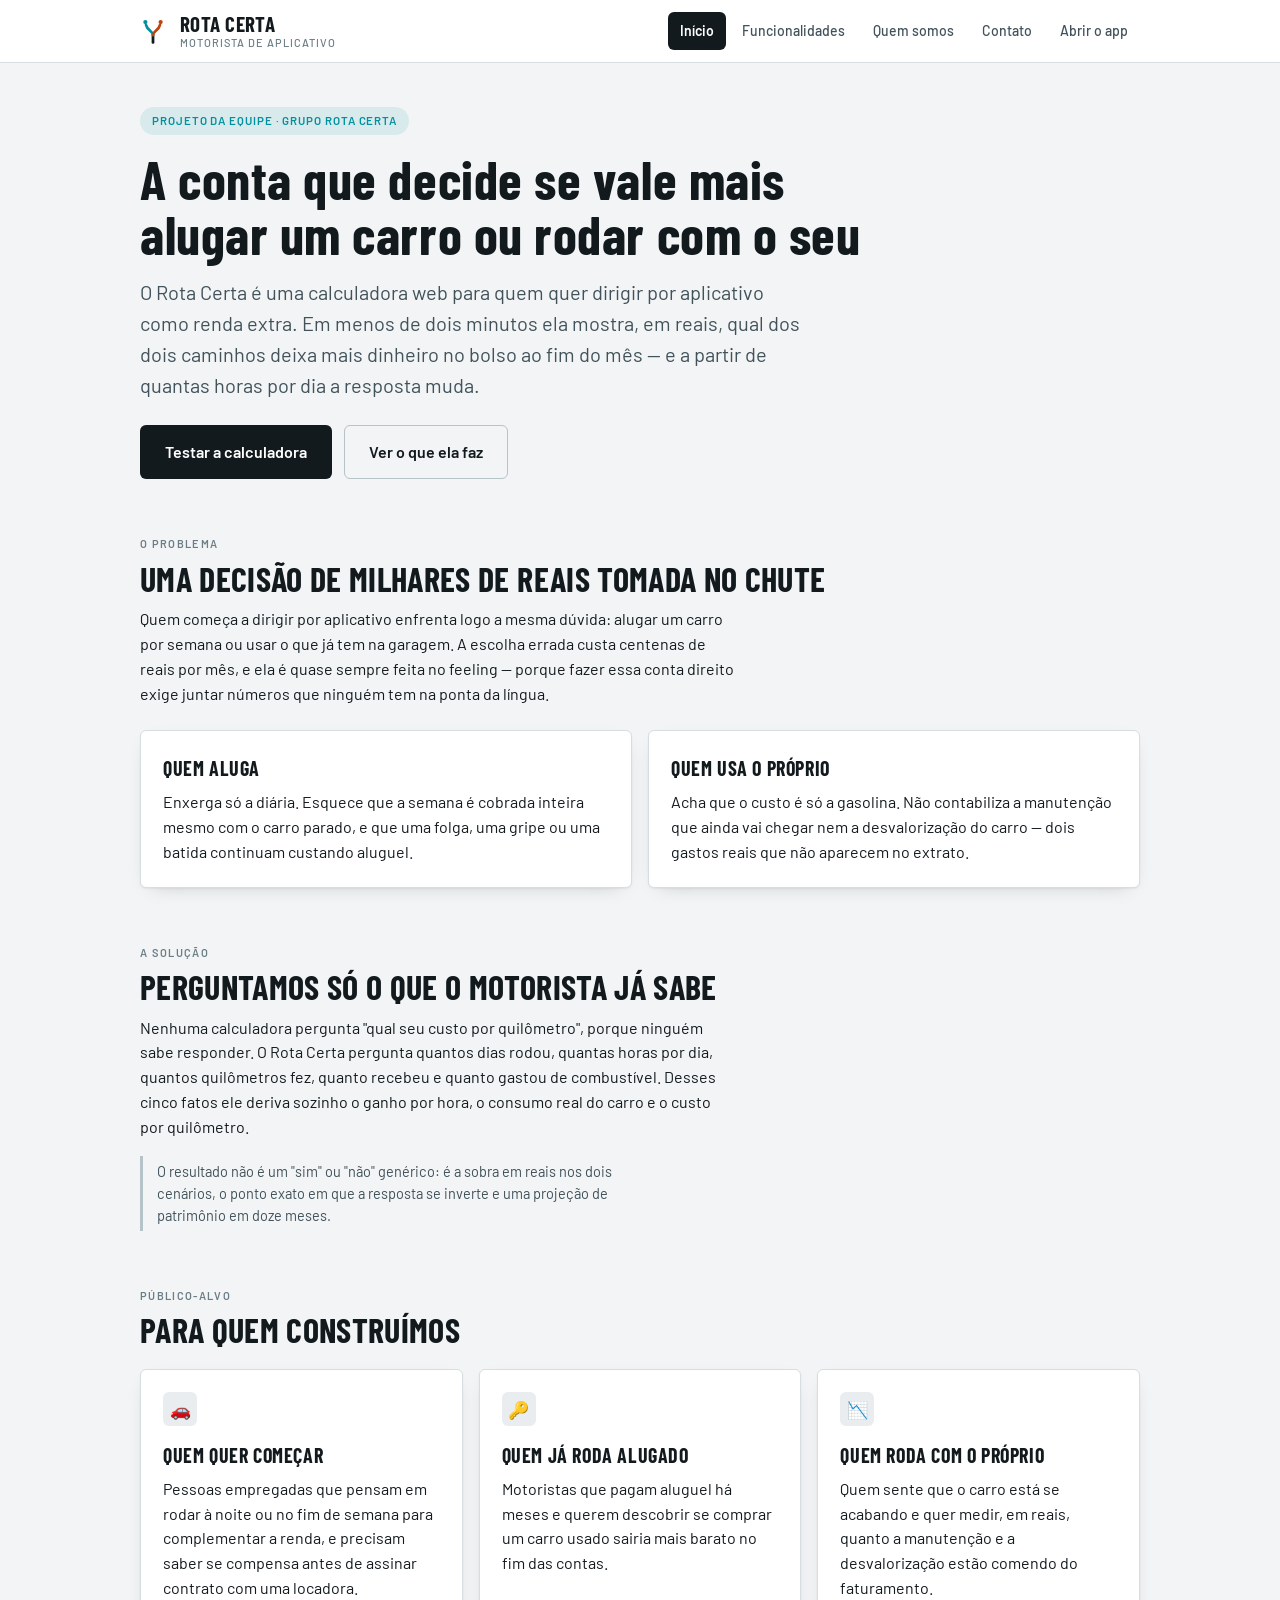
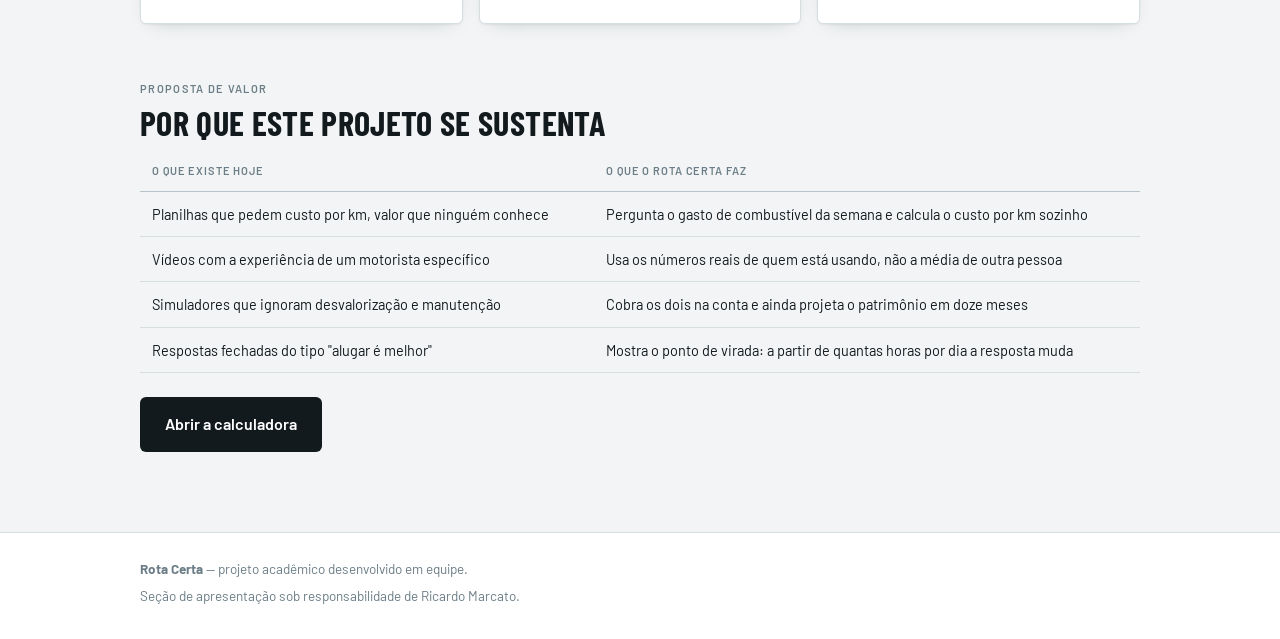
<file: index.html>
<!doctype html>
<html lang="pt-BR">
<head>
<meta charset="utf-8">
<meta name="viewport" content="width=device-width, initial-scale=1">
<title>Rota Certa — Alugar ou usar o meu?</title>
<meta name="description" content="Calculadora que mostra ao motorista de aplicativo se compensa mais alugar um carro ou rodar com o próprio.">
<link rel="icon" href="assets/favicon.svg" type="image/svg+xml">
<link rel="alternate icon" href="assets/favicon.png" type="image/png">
<link rel="apple-touch-icon" href="assets/apple-touch-icon.png">
<link rel="preconnect" href="https://fonts.googleapis.com">
<link rel="preconnect" href="https://fonts.gstatic.com" crossorigin>
<link rel="stylesheet" href="https://fonts.googleapis.com/css2?family=Barlow:wght@400;500;600&family=Barlow+Condensed:wght@600;700&family=IBM+Plex+Mono:wght@500;600&display=swap">
<link rel="stylesheet" href="assets/style.css">
</head>
<body>

<header class="topo">
  <div class="topo-in">
    <svg class="logo" viewBox="0 0 32 32" aria-hidden="true" fill="none" stroke-linecap="round" stroke-linejoin="round">
      <path d="M16 30V21" stroke="currentColor" stroke-width="3.4"/>
      <path d="M16 21c0-5-7-5.5-8.6-12.4" stroke="var(--alugar)" stroke-width="3.4"/>
      <path d="M16 21c0-5 7-5.5 8.6-12.4" stroke="var(--proprio)" stroke-width="3.4"/>
      <circle cx="6.6" cy="5" r="2.6" fill="var(--alugar)"/>
      <circle cx="25.4" cy="5" r="2.6" fill="var(--proprio)"/>
    </svg>
    <h1 class="marca" style="font-size:21px">Rota Certa<small>Motorista de aplicativo</small></h1>
    <nav class="nav">
      <a href="index.html" aria-current="page">Início</a>
      <a href="funcionalidades.html">Funcionalidades</a>
      <a href="equipe.html">Quem somos</a>
      <a href="contato.html">Contato</a>
      <a href="app/">Abrir o app</a>
    </nav>
  </div>
</header>

<main class="wrap">

  <!-- ================================================================
       SEÇÃO 1 — HERO E APRESENTAÇÃO DO PROJETO
       Responsável: Ricardo Marcato (líder)
       ================================================================ -->
  <section class="secao">
    <span class="selo">Projeto da equipe · Grupo Rota Certa</span>
    <h1>A conta que decide se vale mais alugar um carro ou rodar com o seu</h1>
    <p class="lead">
      O Rota Certa é uma calculadora web para quem quer dirigir por aplicativo como renda extra.
      Em menos de dois minutos ela mostra, em reais, qual dos dois caminhos deixa mais dinheiro
      no bolso ao fim do mês — e a partir de quantas horas por dia a resposta muda.
    </p>

    <div class="botoes">
      <a class="btn" href="app/">Testar a calculadora</a>
      <a class="btn vazio" href="funcionalidades.html">Ver o que ela faz</a>
    </div>
  </section>

  <!-- O problema -->
  <section class="secao">
    <p class="olho">O problema</p>
    <h2>Uma decisão de milhares de reais tomada no chute</h2>
    <p>
      Quem começa a dirigir por aplicativo enfrenta logo a mesma dúvida: alugar um carro por
      semana ou usar o que já tem na garagem. A escolha errada custa centenas de reais por mês,
      e ela é quase sempre feita no feeling — porque fazer essa conta direito exige juntar
      números que ninguém tem na ponta da língua.
    </p>

    <div class="grade g2" style="margin-top:24px">
      <div class="cartao">
        <h3>Quem aluga</h3>
        <p style="margin:0">
          Enxerga só a diária. Esquece que a semana é cobrada inteira mesmo com o carro parado,
          e que uma folga, uma gripe ou uma batida continuam custando aluguel.
        </p>
      </div>
      <div class="cartao">
        <h3>Quem usa o próprio</h3>
        <p style="margin:0">
          Acha que o custo é só a gasolina. Não contabiliza a manutenção que ainda vai chegar
          nem a desvalorização do carro — dois gastos reais que não aparecem no extrato.
        </p>
      </div>
    </div>
  </section>

  <!-- A solução -->
  <section class="secao">
    <p class="olho">A solução</p>
    <h2>Perguntamos só o que o motorista já sabe</h2>
    <p>
      Nenhuma calculadora pergunta "qual seu custo por quilômetro", porque ninguém sabe responder.
      O Rota Certa pergunta quantos dias rodou, quantas horas por dia, quantos quilômetros fez,
      quanto recebeu e quanto gastou de combustível. Desses cinco fatos ele deriva sozinho o
      ganho por hora, o consumo real do carro e o custo por quilômetro.
    </p>
    <p class="nota">
      O resultado não é um "sim" ou "não" genérico: é a sobra em reais nos dois cenários, o
      ponto exato em que a resposta se inverte e uma projeção de patrimônio em doze meses.
    </p>
  </section>

  <!-- Público-alvo -->
  <section class="secao">
    <p class="olho">Público-alvo</p>
    <h2>Para quem construímos</h2>

    <div class="grade g3" style="margin-top:20px">
      <div class="cartao">
        <div class="marcador" aria-hidden="true">🚗</div>
        <h3 style="margin-top:14px">Quem quer começar</h3>
        <p style="margin:0">
          Pessoas empregadas que pensam em rodar à noite ou no fim de semana para complementar
          a renda, e precisam saber se compensa antes de assinar contrato com uma locadora.
        </p>
      </div>
      <div class="cartao">
        <div class="marcador" aria-hidden="true">🔑</div>
        <h3 style="margin-top:14px">Quem já roda alugado</h3>
        <p style="margin:0">
          Motoristas que pagam aluguel há meses e querem descobrir se comprar um carro usado
          sairia mais barato no fim das contas.
        </p>
      </div>
      <div class="cartao">
        <div class="marcador" aria-hidden="true">📉</div>
        <h3 style="margin-top:14px">Quem roda com o próprio</h3>
        <p style="margin:0">
          Quem sente que o carro está se acabando e quer medir, em reais, quanto a manutenção
          e a desvalorização estão comendo do faturamento.
        </p>
      </div>
    </div>
  </section>

  <!-- Proposta de valor -->
  <section class="secao">
    <p class="olho">Proposta de valor</p>
    <h2>Por que este projeto se sustenta</h2>

    <div class="tab-cx">
      <table>
        <thead>
          <tr><th>O que existe hoje</th><th>O que o Rota Certa faz</th></tr>
        </thead>
        <tbody>
          <tr>
            <td>Planilhas que pedem custo por km, valor que ninguém conhece</td>
            <td>Pergunta o gasto de combustível da semana e calcula o custo por km sozinho</td>
          </tr>
          <tr>
            <td>Vídeos com a experiência de um motorista específico</td>
            <td>Usa os números reais de quem está usando, não a média de outra pessoa</td>
          </tr>
          <tr>
            <td>Simuladores que ignoram desvalorização e manutenção</td>
            <td>Cobra os dois na conta e ainda projeta o patrimônio em doze meses</td>
          </tr>
          <tr>
            <td>Respostas fechadas do tipo "alugar é melhor"</td>
            <td>Mostra o ponto de virada: a partir de quantas horas por dia a resposta muda</td>
          </tr>
        </tbody>
      </table>
    </div>

    <div class="botoes">
      <a class="btn" href="app/">Abrir a calculadora</a>
    </div>
  </section>

</main>

<footer class="rodape">
  <div class="rodape-in">
    <p><strong>Rota Certa</strong> — projeto acadêmico desenvolvido em equipe.</p>
    <p>Seção de apresentação sob responsabilidade de Ricardo Marcato.</p>
  </div>
</footer>

</body>
</html>
</file>
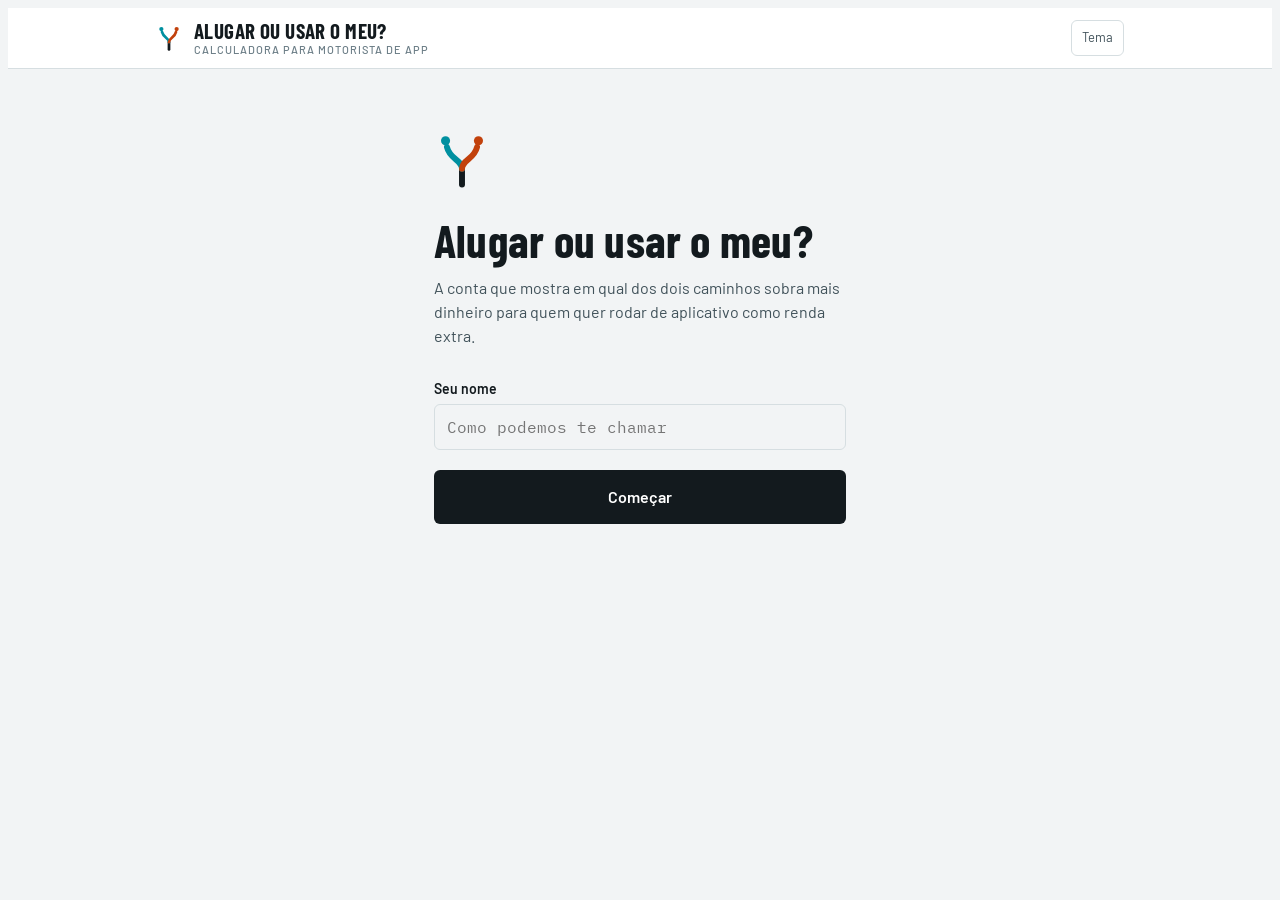
<file: app/index.html>
<!doctype html>
<html lang="pt-BR">
<head>
<meta charset="utf-8">
<meta name="viewport" content="width=device-width, initial-scale=1">
<meta name="description" content="Calculadora que compara alugar carro ou usar o proprio para motorista de aplicativo.">
<title>Alugar ou Usar o Meu?</title>
<link rel="icon" href="../assets/favicon.svg" type="image/svg+xml">
<link rel="alternate icon" href="../assets/favicon.png" type="image/png">
<link rel="apple-touch-icon" href="../assets/apple-touch-icon.png">
<link rel="preconnect" href="https://fonts.googleapis.com">
<link rel="preconnect" href="https://fonts.gstatic.com" crossorigin>
<link rel="stylesheet" href="https://fonts.googleapis.com/css2?family=Barlow:wght@400;500;600&family=Barlow+Condensed:wght@600;700&family=IBM+Plex+Mono:wght@500;600&display=swap">

<style>
/* ============================================================
   TOKENS — paleta completa no :root (tema claro),
   redefinida por tokens nos dois blocos de tema escuro.
   ============================================================ */
:root{
  --bg:#F2F4F5;
  --surface:#FFFFFF;
  --surface-2:#E9EDEF;
  --ink:#131A1E;
  --ink-2:#41525A;
  --ink-3:#6B7D86;
  --line:#D6DEE1;
  --line-strong:#B6C3C8;

  --alugar:#0090A0;
  --proprio:#C2410C;
  --alugar-wash:rgba(0,144,160,.10);
  --proprio-wash:rgba(194,65,12,.10);

  --bom:#1E7A47;
  --alerta:#9A6206;
  --grave:#B3261E;
  --bom-wash:rgba(30,122,71,.10);
  --alerta-wash:rgba(154,98,6,.12);
  --grave-wash:rgba(179,38,30,.10);

  --faixa:#E3B01F;              /* amarelo de sinalização — só na pista */
  --focus:#0090A0;
  --grid:rgba(19,26,30,.09);

  --r:6px;
  --shadow:0 1px 2px rgba(15,25,30,.05), 0 6px 20px -12px rgba(15,25,30,.28);
}
@media (prefers-color-scheme: dark){
  :root:not([data-theme="light"]){
    --bg:#0E1418;
    --surface:#141B21;
    --surface-2:#1C252C;
    --ink:#E9EEF0;
    --ink-2:#AEBDC4;
    --ink-3:#84969E;
    --line:#26323A;
    --line-strong:#3A4A54;

    --alugar:#0FA3B1;
    --proprio:#DB7526;
    --alugar-wash:rgba(15,163,177,.14);
    --proprio-wash:rgba(219,117,38,.14);

    --bom:#4CAF7A;
    --alerta:#D8A63E;
    --grave:#E97b73;
    --bom-wash:rgba(76,175,122,.14);
    --alerta-wash:rgba(216,166,62,.14);
    --grave-wash:rgba(233,123,115,.14);

    --faixa:#D8AE2E;
    --focus:#2FBACA;
    --grid:rgba(233,238,240,.10);
    --shadow:0 1px 2px rgba(0,0,0,.4), 0 8px 24px -14px rgba(0,0,0,.8);
  }
}
:root[data-theme="dark"]{
  --bg:#0E1418;
  --surface:#141B21;
  --surface-2:#1C252C;
  --ink:#E9EEF0;
  --ink-2:#AEBDC4;
  --ink-3:#84969E;
  --line:#26323A;
  --line-strong:#3A4A54;

  --alugar:#0FA3B1;
  --proprio:#DB7526;
  --alugar-wash:rgba(15,163,177,.14);
  --proprio-wash:rgba(219,117,38,.14);

  --bom:#4CAF7A;
  --alerta:#D8A63E;
  --grave:#E97b73;
  --bom-wash:rgba(76,175,122,.14);
  --alerta-wash:rgba(216,166,62,.14);
  --grave-wash:rgba(233,123,115,.14);

  --faixa:#D8AE2E;
  --focus:#2FBACA;
  --grid:rgba(233,238,240,.10);
  --shadow:0 1px 2px rgba(0,0,0,.4), 0 8px 24px -14px rgba(0,0,0,.8);
}

*{box-sizing:border-box}
[hidden]{display:none !important}
body{
  background:var(--bg);
  color:var(--ink);
  font-family:"Barlow","Segoe UI",system-ui,sans-serif;
  font-size:16px;
  line-height:1.5;
  -webkit-font-smoothing:antialiased;
}
.num{font-family:"IBM Plex Mono",ui-monospace,"Courier New",monospace;font-variant-numeric:tabular-nums}

/* ---------- estrutura ---------- */
.wrap{max-width:640px;margin:0 auto;padding:0 16px 96px}
.wrap.largo{max-width:1000px}

header.topo{
  border-bottom:1px solid var(--line);
  background:var(--surface);
  position:sticky;top:0;z-index:20;
}
.topo-in{
  max-width:1000px;margin:0 auto;padding:12px 16px;
  display:flex;align-items:center;gap:12px;
}
.marca{
  font-family:"Barlow Condensed","Barlow",sans-serif;
  font-weight:700;font-size:21px;letter-spacing:.02em;
  text-transform:uppercase;line-height:1;margin:0;
}
.marca small{
  display:block;font-family:"Barlow",sans-serif;font-weight:500;
  font-size:11px;letter-spacing:.09em;text-transform:uppercase;
  color:var(--ink-3);margin-top:3px;
}
.tema{
  margin-left:auto;background:none;border:1px solid var(--line);
  color:var(--ink-2);border-radius:var(--r);padding:7px 10px;
  font:inherit;font-size:13px;cursor:pointer;
}
.tema:hover{border-color:var(--line-strong);color:var(--ink)}

/* ---------- pista de progresso ---------- */
.pista{max-width:1000px;margin:0 auto;padding:18px 16px 4px}
.pista-trilho{
  position:relative;height:6px;border-radius:3px;
  background:var(--surface-2);overflow:hidden;
}
.pista-trilho::after{
  content:"";position:absolute;inset:0;
  background:repeating-linear-gradient(90deg,var(--faixa) 0 14px,transparent 14px 30px);
  opacity:.30;
}
.pista-feita{
  position:absolute;left:0;top:0;bottom:0;
  background:var(--ink);border-radius:3px;
  transition:width .28s ease;
}
.pista-passos{
  display:flex;justify-content:space-between;
  margin-top:9px;gap:6px;
}
.pista-passos span{
  font-size:11px;letter-spacing:.07em;text-transform:uppercase;
  color:var(--ink-3);font-weight:500;
}
.pista-passos span.on{color:var(--ink);font-weight:600}

/* ---------- cartões e formulário ---------- */
.cartao{
  background:var(--surface);border:1px solid var(--line);
  border-radius:var(--r);padding:20px;box-shadow:var(--shadow);
}
.passo{display:none}
.passo.on{display:block}

.olho{
  font-size:11px;letter-spacing:.12em;text-transform:uppercase;
  color:var(--ink-3);font-weight:600;margin:0 0 6px;
}
h2.tit{
  font-family:"Barlow Condensed","Barlow",sans-serif;
  font-weight:700;font-size:30px;line-height:1.06;letter-spacing:.005em;
  margin:0 0 8px;text-wrap:balance;
}
p.sub{margin:0 0 22px;color:var(--ink-2);max-width:60ch}

.campos{display:grid;gap:16px}
.campo label{
  display:block;font-size:14px;font-weight:600;margin-bottom:5px;
}
.dica{display:block;font-weight:400;font-size:12.5px;color:var(--ink-3);margin-top:2px}
.entrada{
  display:flex;align-items:stretch;
  border:1px solid var(--line);border-radius:var(--r);
  background:var(--bg);overflow:hidden;
}
.entrada:focus-within{border-color:var(--focus);box-shadow:0 0 0 3px color-mix(in srgb,var(--focus) 22%,transparent)}
.entrada .fixo{
  display:flex;align-items:center;padding:0 11px;
  background:var(--surface-2);color:var(--ink-3);
  font-size:13px;font-weight:600;white-space:nowrap;
}
.entrada input{
  flex:1;min-width:0;border:0;background:none;color:var(--ink);
  padding:12px;font-family:"IBM Plex Mono",monospace;font-size:16px;
  font-variant-numeric:tabular-nums;
}
.entrada input:focus{outline:none}

.dupla{display:grid;grid-template-columns:1fr 1fr;gap:12px}
@media (max-width:460px){.dupla{grid-template-columns:1fr}}

.segmento{display:flex;gap:0;border:1px solid var(--line);border-radius:var(--r);overflow:hidden}
.segmento button{
  flex:1;padding:11px 8px;border:0;background:var(--bg);color:var(--ink-2);
  font:inherit;font-size:14px;font-weight:500;cursor:pointer;
  border-right:1px solid var(--line);
}
.segmento button:last-child{border-right:0}
.segmento button[aria-pressed="true"]{background:var(--ink);color:var(--surface);font-weight:600}

.marca-cx{
  display:flex;gap:10px;align-items:flex-start;
  padding:12px;border:1px solid var(--line);border-radius:var(--r);
  background:var(--bg);cursor:pointer;
}
.marca-cx input{margin-top:3px;accent-color:var(--focus);width:17px;height:17px;flex:none}
.marca-cx span{font-size:14px}
.marca-cx b{display:block;font-weight:600}
.marca-cx i{display:block;font-style:normal;color:var(--ink-3);font-size:12.5px}

.nota{
  border-left:3px solid var(--line-strong);padding:2px 0 2px 12px;
  color:var(--ink-2);font-size:13.5px;margin:18px 0 0;
}
.nota.atencao{border-left-color:var(--alerta);color:var(--ink-2)}

/* capa */
.capa{padding:28px 22px 24px}
h2.tit.grande{font-size:clamp(32px,8vw,44px);margin-bottom:12px}
.lista-capa{list-style:none;margin:0 0 24px;padding:0;display:grid;gap:11px}
.lista-capa li{display:flex;gap:11px;align-items:flex-start;font-size:14.5px;color:var(--ink-2)}
.lista-capa li b{color:var(--ink);font-weight:600}
.lista-capa .mk{
  flex:none;width:19px;height:19px;border-radius:50%;background:var(--surface-2);
  color:var(--ink-2);display:grid;place-items:center;font-size:11px;font-weight:700;margin-top:1px;
}
.selo{
  display:inline-flex;align-items:center;gap:7px;padding:5px 11px;border-radius:99px;
  background:var(--alugar-wash);color:var(--alugar);font-size:11.5px;font-weight:600;
  letter-spacing:.08em;text-transform:uppercase;margin-bottom:14px;
}

/* raio-x da semana */
.raiox{display:grid;grid-template-columns:1fr 1fr 1fr;gap:1px;background:var(--line);border:1px solid var(--line);border-radius:var(--r);overflow:hidden}
@media (max-width:720px){.raiox{grid-template-columns:1fr 1fr}}
@media (max-width:400px){.raiox{grid-template-columns:1fr}}
.raiox .tile{background:var(--surface);padding:14px 16px}
.raiox .tile p{margin:0}
.raiox .tile .rotulo{font-size:11px;letter-spacing:.07em;text-transform:uppercase;color:var(--ink-3);font-weight:600}
.raiox .tile .val{
  font-family:"IBM Plex Mono",monospace;font-variant-numeric:tabular-nums;
  font-weight:600;font-size:24px;line-height:1.2;margin-top:3px;letter-spacing:-.02em;
}
.raiox .tile .val small{font-family:"Barlow",sans-serif;font-size:13px;font-weight:500;color:var(--ink-3);letter-spacing:0}
.raiox .tile .obs{font-size:12.5px;color:var(--ink-3);margin-top:3px}

.acoes{display:flex;gap:10px;margin-top:24px}
.btn{
  flex:1;padding:14px 18px;border-radius:var(--r);border:1px solid transparent;
  font:inherit;font-weight:600;font-size:16px;cursor:pointer;
  background:var(--ink);color:var(--surface);
}
.btn:hover{opacity:.9}
.btn.vazio{background:none;border-color:var(--line);color:var(--ink-2);flex:0 0 auto;padding:14px 20px}
.btn.vazio:hover{border-color:var(--line-strong);color:var(--ink)}
.btn.mini{flex:0 0 auto;padding:10px 16px;font-size:14px}
:focus-visible{outline:2px solid var(--focus);outline-offset:2px}

/* ---------- veredito ---------- */
#tela-resultado{display:none}
#tela-resultado.on{display:block}

.veredito{
  border:1px solid var(--line);border-left:5px solid var(--vd,var(--ink));
  border-radius:var(--r);background:var(--surface);
  padding:22px;box-shadow:var(--shadow);
}
.veredito .olho{color:var(--vd)}
.veredito h2{
  font-family:"Barlow Condensed","Barlow",sans-serif;
  font-weight:700;font-size:clamp(30px,7vw,42px);line-height:1;
  text-transform:uppercase;margin:0 0 10px;letter-spacing:.01em;
}
.veredito p{margin:0;color:var(--ink-2);max-width:62ch}
.veredito .cifra{color:var(--ink);font-weight:600}

.grade2{display:grid;grid-template-columns:1fr 1fr;gap:14px;margin-top:14px}
@media (max-width:620px){.grade2{grid-template-columns:1fr}}

.cenario{
  background:var(--surface);border:1px solid var(--line);border-radius:var(--r);
  padding:0;overflow:hidden;box-shadow:var(--shadow);
}
.cenario .faixa-topo{height:4px;background:var(--cor)}
.cenario .corpo{padding:16px 18px 18px}
.cenario-cab{display:flex;align-items:center;gap:8px;margin-bottom:12px}
.ponto{width:11px;height:11px;border-radius:50%;background:var(--cor);flex:none}
.cenario h3{
  font-family:"Barlow Condensed","Barlow",sans-serif;font-weight:700;
  font-size:19px;text-transform:uppercase;letter-spacing:.03em;margin:0;
}
.chip{
  margin-left:auto;font-size:10.5px;letter-spacing:.09em;text-transform:uppercase;
  font-weight:600;padding:3px 8px;border-radius:99px;
  background:var(--bom-wash);color:var(--bom);
}
.valorao{
  font-family:"IBM Plex Mono",monospace;font-variant-numeric:tabular-nums;
  font-weight:600;font-size:clamp(26px,6vw,32px);line-height:1.1;letter-spacing:-.02em;
}
.valorao.neg{color:var(--grave)}
.rotulo{font-size:12px;letter-spacing:.07em;text-transform:uppercase;color:var(--ink-3);font-weight:600}
.mini-linhas{display:grid;gap:7px;margin-top:14px;padding-top:13px;border-top:1px solid var(--line)}
.mini-linhas div{display:flex;justify-content:space-between;gap:10px;font-size:14px}
.mini-linhas span:first-child{color:var(--ink-2)}
.mini-linhas span:last-child{font-family:"IBM Plex Mono",monospace;font-variant-numeric:tabular-nums}

/* ---------- bloco genérico ---------- */
.bloco{
  background:var(--surface);border:1px solid var(--line);border-radius:var(--r);
  padding:20px;margin-top:14px;box-shadow:var(--shadow);
}
.bloco h3{
  font-family:"Barlow Condensed","Barlow",sans-serif;font-weight:700;
  font-size:22px;text-transform:uppercase;letter-spacing:.02em;margin:0 0 4px;
}
.bloco h3 + p{margin:0 0 16px;color:var(--ink-2);max-width:64ch}

/* ---------- gráfico ---------- */
.grafico-cx{position:relative;overflow-x:auto}
svg.gr{display:block;width:100%;min-width:520px;height:auto}
.gr .eixo{fill:var(--ink-3);font-family:"IBM Plex Mono",monospace;font-size:11px}
.gr .grade{stroke:var(--grid);stroke-width:1}
.gr .zero{stroke:var(--line-strong);stroke-width:1;stroke-dasharray:2 3}
.gr .linha{fill:none;stroke-width:2;stroke-linecap:round;stroke-linejoin:round}
.gr .virada{stroke:var(--ink-3);stroke-width:1.5;stroke-dasharray:4 4}
.gr .rot{fill:var(--ink);font-family:"Barlow",sans-serif;font-size:12.5px;font-weight:600}
.gr .rot-mudo{fill:var(--ink-3);font-family:"Barlow",sans-serif;font-size:11.5px}
.gr .cruz{stroke:var(--ink-3);stroke-width:1}
.dica-gr{
  position:absolute;pointer-events:none;opacity:0;transition:opacity .1s;
  background:var(--surface);border:1px solid var(--line-strong);border-radius:var(--r);
  padding:9px 11px;box-shadow:var(--shadow);font-size:13px;min-width:150px;z-index:5;
}
.dica-gr.on{opacity:1}
.dica-gr b{display:block;font-size:11px;letter-spacing:.07em;text-transform:uppercase;color:var(--ink-3);margin-bottom:6px}
.dica-gr .l{display:flex;align-items:center;gap:7px;justify-content:space-between}
.dica-gr .l em{font-style:normal;display:flex;align-items:center;gap:6px;color:var(--ink-2)}
.dica-gr .l strong{font-family:"IBM Plex Mono",monospace;font-variant-numeric:tabular-nums;font-weight:600}

.legenda{display:flex;flex-wrap:wrap;gap:16px;margin:12px 0 0}
.legenda span{display:flex;align-items:center;gap:7px;font-size:13.5px;color:var(--ink-2)}

/* ---------- controles ao vivo ---------- */
.vivo{display:grid;gap:18px;grid-template-columns:1fr 1fr}
@media (max-width:620px){.vivo{grid-template-columns:1fr}}
.faixa-cx label{display:flex;justify-content:space-between;align-items:baseline;font-size:14px;font-weight:600;margin-bottom:8px}
.faixa-cx label output{font-family:"IBM Plex Mono",monospace;font-variant-numeric:tabular-nums;font-weight:600;font-size:15px}
input[type=range]{width:100%;accent-color:var(--focus);height:26px}

/* ---------- tabela ---------- */
.tab-cx{overflow-x:auto;margin-top:4px}
table{width:100%;border-collapse:collapse;font-size:14.5px;min-width:440px}
th,td{padding:10px 12px;text-align:right;border-bottom:1px solid var(--line)}
th:first-child,td:first-child{text-align:left}
thead th{
  font-size:11px;letter-spacing:.08em;text-transform:uppercase;
  color:var(--ink-3);font-weight:600;border-bottom:1px solid var(--line-strong);
}
tbody td:not(:first-child){font-family:"IBM Plex Mono",monospace;font-variant-numeric:tabular-nums}
tbody tr.receita td{color:var(--bom)}
tr.total td{font-weight:600;border-top:1px solid var(--line-strong);border-bottom:0}
tr.total td:first-child{font-weight:600}
td.vazio-cel{color:var(--ink-3)}

/* ---------- avisos ---------- */
.avisos{display:grid;gap:10px;margin-top:2px}
.aviso{
  display:flex;gap:11px;padding:13px 14px;border-radius:var(--r);
  background:var(--w-bg,var(--surface-2));border:1px solid transparent;
  font-size:14px;line-height:1.45;
}
.aviso .ic{
  flex:none;width:20px;height:20px;border-radius:50%;
  background:var(--w-cor);color:var(--surface);
  display:grid;place-items:center;font-size:12px;font-weight:700;margin-top:1px;
}
.aviso b{display:block;color:var(--ink)}
.aviso p{margin:2px 0 0;color:var(--ink-2)}

details.tabela-gr{margin-top:14px}
details.tabela-gr summary{cursor:pointer;font-size:13.5px;color:var(--ink-2);font-weight:500}
details.tabela-gr summary:hover{color:var(--ink)}

.rodape{margin-top:26px;color:var(--ink-3);font-size:12.5px;max-width:70ch}
.rodape a{color:var(--ink-2)}


/* logo */
.logo{width:26px;height:26px;flex:none;color:var(--ink)}
.logo-grande{margin-bottom:22px}
.logo-grande .logo{width:56px;height:56px}

/* capa limpa */
.capa{padding:7vh 4px 0;max-width:420px;margin:0 auto}
h2.tit.grande{font-size:clamp(34px,9vw,46px);margin-bottom:12px}
.capa .sub{margin-bottom:30px}
.capa-campo{margin-bottom:20px}
.capa .btn{width:100%}

/* segmento em coluna */
.segmento.coluna{flex-direction:column}
.segmento.coluna button{border-right:0;border-bottom:1px solid var(--line);text-align:left;padding:13px 14px}
.segmento.coluna button:last-child{border-bottom:0}
#seg-perfil{margin-bottom:22px}

/* a conta do cenario: entra menos sai igual sobra */
.conta{display:grid;gap:6px;margin-bottom:12px}
.cl{display:flex;justify-content:space-between;align-items:baseline;gap:10px;font-size:14.5px}
.cl span{color:var(--ink-2)}
.cl b{font-family:"IBM Plex Mono",monospace;font-variant-numeric:tabular-nums;font-weight:600;font-size:16px}
.cl.saida b{color:var(--ink-2)}

.barra{display:flex;gap:2px;height:14px;margin-bottom:7px}
.barra i{display:block;border-radius:2px}
.barra i:first-child{border-radius:4px 2px 2px 4px}
.barra i:last-child{border-radius:2px 4px 4px 2px}
.barra .p-custo{background:var(--surface-2);border:1px solid var(--line)}
.barra .p-sobra{background:var(--cor)}
.barra-leg{display:flex;gap:14px;font-size:11.5px;color:var(--ink-3);margin-bottom:14px}
.barra-leg span{display:flex;align-items:center;gap:5px}
.sw{width:9px;height:9px;border-radius:2px;display:block}
.sw-custo{background:var(--surface-2);border:1px solid var(--line)}
.sw-sobra{background:var(--cor)}

.sobra-cx{padding-top:13px;border-top:1px solid var(--line)}
.sobra-cx .valorao{margin:2px 0 3px}
.sobra-cx .obs{margin:0;font-size:13px;color:var(--ink-3)}

/* patrimonio */
.patr{background:var(--surface);border:1px solid var(--line);border-top:3px solid var(--cor);border-radius:var(--r);padding:16px 18px 18px}
.patr h4{font-family:"Barlow Condensed","Barlow",sans-serif;font-weight:700;font-size:18px;text-transform:uppercase;letter-spacing:.03em;margin:0 0 10px}
.patr .pl{display:flex;justify-content:space-between;gap:10px;font-size:14.5px;padding:8px 0;border-bottom:1px solid var(--line)}
.patr .pl span{color:var(--ink-2)}
.patr .pl b{font-family:"IBM Plex Mono",monospace;font-variant-numeric:tabular-nums;font-weight:500;white-space:nowrap}
.patr .pl.neg b{color:var(--grave)}
.patr .pt{display:flex;justify-content:space-between;gap:10px;align-items:baseline;padding-top:12px}
.patr .pt span{font-size:11px;letter-spacing:.07em;text-transform:uppercase;color:var(--ink-3);font-weight:600}
.patr .pt b{font-family:"IBM Plex Mono",monospace;font-variant-numeric:tabular-nums;font-weight:600;font-size:22px}

@media (prefers-reduced-motion: reduce){
  *{transition:none !important;animation:none !important}
}
</style>
</head>
<body>

<header class="topo">
  <div class="topo-in">
    <svg class="logo" viewBox="0 0 32 32" aria-hidden="true" fill="none" stroke-linecap="round" stroke-linejoin="round"><path d="M16 30V21" stroke="currentColor" stroke-width="3.4"/><path d="M16 21c0-5-7-5.5-8.6-12.4" stroke="var(--alugar)" stroke-width="3.4"/><path d="M16 21c0-5 7-5.5 8.6-12.4" stroke="var(--proprio)" stroke-width="3.4"/><circle cx="6.6" cy="5" r="2.6" fill="var(--alugar)"/><circle cx="25.4" cy="5" r="2.6" fill="var(--proprio)"/></svg><h1 class="marca">Alugar ou usar o meu?<small>Calculadora para motorista de app</small></h1>
    <button class="tema" id="btn-tema" type="button" aria-label="Alternar tema">Tema</button>
  </div>
</header>

<div class="pista" id="pista" hidden>
  <div class="pista-trilho"><div class="pista-feita" id="pista-feita" style="width:25%"></div></div>
  <div class="pista-passos" id="pista-passos">
    <span class="on">1 · Jornada</span>
    <span>2 · Combustível</span>
    <span>3 · Aluguel</span>
    <span>4 · Meu carro</span>
  </div>
</div>

<main class="wrap" id="wrap">

  <!-- ============ HOME ============ -->
  <section id="tela-home">
    <div class="capa">
      <div class="logo-grande"><svg class="logo" viewBox="0 0 32 32" aria-hidden="true" fill="none" stroke-linecap="round" stroke-linejoin="round"><path d="M16 30V21" stroke="currentColor" stroke-width="3.4"/><path d="M16 21c0-5-7-5.5-8.6-12.4" stroke="var(--alugar)" stroke-width="3.4"/><path d="M16 21c0-5 7-5.5 8.6-12.4" stroke="var(--proprio)" stroke-width="3.4"/><circle cx="6.6" cy="5" r="2.6" fill="var(--alugar)"/><circle cx="25.4" cy="5" r="2.6" fill="var(--proprio)"/></svg></div>
      <h2 class="tit grande">Alugar ou usar o meu?</h2>
      <p class="sub">A conta que mostra em qual dos dois caminhos sobra mais dinheiro para quem quer rodar de aplicativo como renda extra.</p>

      <div class="campo capa-campo">
        <label for="i-nome">Seu nome</label>
        <div class="entrada"><input id="i-nome" type="text" autocomplete="given-name" placeholder="Como podemos te chamar"></div>
      </div>

      <button class="btn" type="button" id="btn-comecar">Começar</button>
    </div>
  </section>

  <!-- ============ FORMULÁRIO ============ -->
  <section id="tela-form" hidden>
    <div class="cartao">

      <div class="passo on" data-passo="1">
        <h2 class="tit" id="tit-p1">Sua última semana de trabalho</h2>
        <p class="sub" id="sub-p1">Pegue o extrato do app e a nota do posto. Com esses números a gente descobre o resto.</p>

        <div class="segmento" id="seg-perfil" role="group" aria-label="Sua situação hoje">
          <button type="button" data-perfil="rodo" aria-pressed="true">Já rodo de app</button>
          <button type="button" data-perfil="novo" aria-pressed="false">Ainda não comecei</button>
        </div>

        <div class="campos">
          <div class="dupla">
            <div class="campo">
              <label for="i-dias">Dias na semana</label>
              <div class="entrada"><input id="i-dias" type="text" inputmode="decimal" value="6"><span class="fixo">dias</span></div>
            </div>
            <div class="campo">
              <label for="i-horas">Horas por dia</label>
              <div class="entrada"><input id="i-horas" type="text" inputmode="decimal" value="10"><span class="fixo">h</span></div>
            </div>
          </div>

          <div class="campo">
            <label for="i-kmdia">Km rodados por dia</label>
            <div class="entrada"><input id="i-kmdia" type="text" inputmode="decimal" value="200"><span class="fixo">km</span></div>
          </div>

          <div class="campo">
            <label for="i-receb">Quanto recebeu na semana</label>
            <div class="entrada"><span class="fixo">R$</span><input id="i-receb" type="text" inputmode="decimal" value="1700"></div>
            <span class="dica">O que caiu na conta, já sem a taxa do app.</span>
          </div>

          <div class="dupla">
            <div class="campo">
              <label for="i-combsem">Combustível na semana</label>
              <div class="entrada"><span class="fixo">R$</span><input id="i-combsem" type="text" inputmode="decimal" value="700"></div>
            </div>
            <div class="campo">
              <label for="i-litro">Preço do litro</label>
              <div class="entrada"><span class="fixo">R$</span><input id="i-litro" type="text" inputmode="decimal" value="6,20"></div>
            </div>
          </div>
        </div>

        <p class="nota" id="resumo-jornada"></p>
        <div class="acoes"><button class="btn" type="button" data-ir="2">Continuar</button></div>
      </div>

      <div class="passo" data-passo="2">
        <h2 class="tit">O que a sua semana revela</h2>
        <p class="sub">Números tirados do que você acabou de informar. Confira se batem.</p>

        <div class="raiox" id="raiox"></div>
        <p class="nota atencao" id="alerta-raiox" hidden></p>

        <div class="campos" style="margin-top:22px">
          <div class="campo">
            <label for="i-outros">Outros gastos do mês</label>
            <div class="entrada"><span class="fixo">R$</span><input id="i-outros" type="text" inputmode="decimal" value="250"><span class="fixo">/mês</span></div>
            <span class="dica">Lavagem, celular, água e bala. Vale para os dois cenários.</span>
          </div>
        </div>

        <div class="acoes">
          <button class="btn vazio" type="button" data-ir="1">Voltar</button>
          <button class="btn" type="button" data-ir="3">Continuar</button>
        </div>
      </div>

      <div class="passo" data-passo="3">
        <h2 class="tit">O carro alugado</h2>
        <p class="sub">Use os valores da locadora que você pesquisou.</p>

        <div class="campos">
          <div class="campo">
            <label for="i-alug">Valor do aluguel</label>
            <div class="entrada"><span class="fixo">R$</span><input id="i-alug" type="text" inputmode="decimal" value="550"></div>
          </div>

          <div class="campo">
            <label>Cobrado por</label>
            <div class="segmento" id="seg-periodo" role="group" aria-label="Período de cobrança">
              <button type="button" data-per="dia" aria-pressed="false">Dia</button>
              <button type="button" data-per="semana" aria-pressed="true">Semana</button>
              <button type="button" data-per="mes" aria-pressed="false">Mês</button>
            </div>
            <span class="dica" id="dica-periodo"></span>
          </div>

          <div class="campo">
            <label for="i-kml-a">Consumo do carro alugado</label>
            <div class="entrada"><input id="i-kml-a" type="text" inputmode="decimal" value="12"><span class="fixo">km/l</span></div>
            <span class="dica" id="dica-kml">Carro de locadora costuma fazer 1 km a mais por litro que o seu.</span>
          </div>

          <label class="marca-cx" for="i-inclui">
            <input id="i-inclui" type="checkbox" checked>
            <span><b>Já inclui manutenção, seguro e IPVA</b><i>É o padrão das locadoras para motorista de app.</i></span>
          </label>
        </div>

        <div class="acoes">
          <button class="btn vazio" type="button" data-ir="2">Voltar</button>
          <button class="btn" type="button" data-ir="4">Continuar</button>
        </div>
      </div>

      <div class="passo" data-passo="4">
        <h2 class="tit" id="tit-p4">O seu carro</h2>
        <p class="sub" id="sub-p4">Aqui entram os custos que somem do dia a dia.</p>

        <div class="campo" style="margin-bottom:20px">
          <label>Sua situação hoje</label>
          <div class="segmento coluna" id="seg-situacao" role="group" aria-label="Situacao do carro">
            <button type="button" data-sit="quitado" aria-pressed="true">Já tenho, está quitado</button>
            <button type="button" data-sit="pagando" aria-pressed="false">Tenho, ainda estou pagando</button>
            <button type="button" data-sit="nenhum" aria-pressed="false">Não tenho carro</button>
          </div>
        </div>

        <div class="campos">
          <div class="dupla">
            <div class="campo">
              <label for="i-valor" id="lab-valor">Quanto vale hoje</label>
              <div class="entrada"><span class="fixo">R$</span><input id="i-valor" type="text" inputmode="decimal" value="60000"></div>
            </div>
            <div class="campo">
              <label for="i-deprec">Desvaloriza por ano</label>
              <div class="entrada"><input id="i-deprec" type="text" inputmode="decimal" value="10"><span class="fixo">%</span></div>
            </div>
          </div>

          <div class="dupla so-divida" hidden>
            <div class="campo">
              <label for="i-parcela" id="lab-parcela">Parcela</label>
              <div class="entrada"><span class="fixo">R$</span><input id="i-parcela" type="text" inputmode="decimal" value="0"><span class="fixo">/mês</span></div>
            </div>
            <div class="campo">
              <label for="i-saldo" id="lab-saldo">Ainda deve</label>
              <div class="entrada"><span class="fixo">R$</span><input id="i-saldo" type="text" inputmode="decimal" value="0"></div>
            </div>
          </div>

          <div class="dupla">
            <div class="campo">
              <label for="i-seguro">Seguro por ano</label>
              <div class="entrada"><span class="fixo">R$</span><input id="i-seguro" type="text" inputmode="decimal" value="3000"></div>
            </div>
            <div class="campo">
              <label for="i-ipva">IPVA e licenciamento</label>
              <div class="entrada"><span class="fixo">R$</span><input id="i-ipva" type="text" inputmode="decimal" value="2400"><span class="fixo">/ano</span></div>
            </div>
          </div>

          <div class="campo">
            <label>Manutenção</label>
            <div class="segmento" id="seg-manut" role="group" aria-label="Perfil de manutenção">
              <button type="button" data-manut="0.18" aria-pressed="false">Popular 1.0</button>
              <button type="button" data-manut="0.25" aria-pressed="true">Sedan</button>
              <button type="button" data-manut="0.34" aria-pressed="false">SUV</button>
            </div>
            <div class="entrada" style="margin-top:8px"><span class="fixo">R$</span><input id="i-manut" type="text" inputmode="decimal" value="0,25"><span class="fixo">/km</span></div>
          </div>
        </div>

        <p class="nota" id="nota-proprio"></p>

        <div class="acoes">
          <button class="btn vazio" type="button" data-ir="3">Voltar</button>
          <button class="btn" type="button" id="btn-calcular">Ver o resultado</button>
        </div>
      </div>

    </div>
  </section>

  <!-- ============ RESULTADO ============ -->
  <section id="tela-resultado" aria-live="polite">

    <div class="veredito" id="veredito">
      <p class="olho" id="v-olho">Resultado</p>
      <h2 id="v-titulo"></h2>
      <p id="v-texto"></p>
    </div>

    <div class="grade2">
      <article class="cenario" style="--cor:var(--alugar)">
        <div class="corpo">
          <div class="cenario-cab">
            <span class="ponto"></span><h3>Alugar</h3>
            <span class="chip" id="chip-alugar" hidden>Melhor</span>
          </div>

          <div class="conta">
            <div class="cl"><span>Entra no mês</span><b id="a-receita">—</b></div>
            <div class="cl saida"><span>Sai no mês</span><b id="a-custo">—</b></div>
          </div>

          <div class="barra"><i class="p-custo" id="a-bc"></i><i class="p-sobra" id="a-bs"></i></div>
          <div class="barra-leg"><span><i class="sw sw-custo"></i>custo</span><span><i class="sw sw-sobra"></i>sobra</span></div>

          <div class="sobra-cx">
            <p class="rotulo">Sobra para você</p>
            <p class="valorao" id="a-lucro">—</p>
            <p class="obs"><span id="a-hora">—</span> por hora rodada · <span id="a-ano">—</span> no ano</p>
          </div>
        </div>
      </article>
      <article class="cenario" style="--cor:var(--proprio)">
        <div class="corpo">
          <div class="cenario-cab">
            <span class="ponto"></span><h3>Meu carro</h3>
            <span class="chip" id="chip-proprio" hidden>Melhor</span>
          </div>

          <div class="conta">
            <div class="cl"><span>Entra no mês</span><b id="p-receita">—</b></div>
            <div class="cl saida"><span>Sai no mês</span><b id="p-custo">—</b></div>
          </div>

          <div class="barra"><i class="p-custo" id="p-bc"></i><i class="p-sobra" id="p-bs"></i></div>
          <div class="barra-leg"><span><i class="sw sw-custo"></i>custo</span><span><i class="sw sw-sobra"></i>sobra</span></div>

          <div class="sobra-cx">
            <p class="rotulo">Sobra para você</p>
            <p class="valorao" id="p-lucro">—</p>
            <p class="obs"><span id="p-hora">—</span> por hora rodada · <span id="p-ano">—</span> no ano</p>
          </div>
        </div>
      </article>
    </div>

    <div class="bloco">
      <h3>O ponto de virada</h3>
      <p id="txt-virada"></p>
      <div class="grafico-cx" id="grafico-cx">
        <svg class="gr" id="grafico" viewBox="0 0 720 330" role="img" aria-labelledby="gr-tit"></svg>
        <div class="dica-gr" id="dica-gr"></div>
      </div>
      <div class="legenda">
        <span><svg width="14" height="14" aria-hidden="true"><circle cx="7" cy="7" r="5.5" fill="var(--alugar)"></circle></svg>Alugar</span>
        <span><svg width="14" height="14" aria-hidden="true"><circle cx="7" cy="7" r="5.5" fill="var(--proprio)"></circle></svg>Meu carro</span>
        <span><svg width="20" height="14" aria-hidden="true"><line x1="1" y1="7" x2="19" y2="7" stroke="var(--ink-3)" stroke-width="1.5" stroke-dasharray="4 4"></line></svg>Ponto de virada</span>
      </div>
      <details class="tabela-gr">
        <summary>Ver os números do gráfico em tabela</summary>
        <div class="tab-cx"><table id="tab-grafico"></table></div>
      </details>
    </div>

    <div class="bloco">
      <h3>Mexa na jornada</h3>
      <p>Veja o que acontece com a sua sobra se você rodar mais, ou menos. Tudo na página se atualiza junto.</p>
      <div class="vivo">
        <div class="faixa-cx">
          <label for="s-horas">Horas por dia <output id="o-horas"></output></label>
          <input id="s-horas" type="range" min="4" max="14" step="0.5" value="10">
        </div>
        <div class="faixa-cx">
          <label for="s-dias">Dias por semana <output id="o-dias"></output></label>
          <input id="s-dias" type="range" min="1" max="7" step="1" value="6">
        </div>
      </div>
    </div>

    <div class="bloco">
      <h3>De onde vem cada real</h3>
      <p>Os dois cenários faturam o mesmo. A diferença mora inteira na coluna de custos.</p>
      <div class="tab-cx"><table id="tab-custos"></table></div>
    </div>

    <div class="bloco">
      <h3>E o patrimônio?</h3>
      <p id="patr-intro"></p>
      <div class="grade2" id="patr-cx"></div>
      <p class="nota" id="nota-patrimonio"></p>
    </div>

    <div class="bloco">
      <h3>Antes de decidir</h3>
      <p>Coisas que a conta não mostra sozinha.</p>
      <div class="avisos" id="avisos"></div>
    </div>

    <div class="acoes">
      <button class="btn vazio mini" type="button" id="btn-voltar">Ajustar meus dados</button>
      <button class="btn vazio mini" type="button" id="btn-limpar">Recomeçar</button>
    </div>

    <p class="rodape">Estimativa baseada nos números que você informou, com o mês equivalente a 4,35 semanas. Não considera imposto de renda, INSS nem multas. Serve para comparar os dois caminhos, não como garantia de ganho.</p>
  </section>

</main>

<script>
(function(){
  "use strict";

  var SEM = 4.345;            // semanas por mês (365 / 7 / 12)
  var CHAVE = "alugar-ou-meu-v1";

  /* ---------- utilidades ---------- */
  function num(txt){
    if (txt === null || txt === undefined) return 0;
    var s = String(txt).trim().replace(/[^\d,.\-]/g, "");
    if (s.indexOf(",") > -1) s = s.replace(/\./g, "").replace(",", ".");
    var v = parseFloat(s);
    return isFinite(v) ? v : 0;
  }
  var fmtBRL = new Intl.NumberFormat("pt-BR", {style:"currency", currency:"BRL", maximumFractionDigits:0});
  var fmtBRL2 = new Intl.NumberFormat("pt-BR", {style:"currency", currency:"BRL", minimumFractionDigits:2, maximumFractionDigits:2});
  var fmtN = new Intl.NumberFormat("pt-BR", {maximumFractionDigits:0});
  function reais(v){ return fmtBRL.format(Math.round(v)); }
  function reais2(v){ return fmtBRL2.format(v); }
  function el(id){ return document.getElementById(id); }

  function horasTexto(h){
    var inteiro = Math.floor(h);
    var min = Math.round((h - inteiro) * 60);
    if (min === 60){ inteiro += 1; min = 0; }
    return min === 0 ? inteiro + "h" : inteiro + "h" + (min < 10 ? "0" : "") + min;
  }

  /* ---------- leitura dos campos ---------- */
  var perfil = "rodo";
  var periodo = "semana";
  var situacao = "quitado";   // quitado | pagando | nenhum

  /* Deriva os números técnicos a partir dos fatos que o motorista sabe de cor:
     dias, horas, km por dia, o que recebeu e o que gastou de combustível. */
  function derivar(){
    var dias    = num(el("i-dias").value);
    var horas   = num(el("i-horas").value);
    var kmDia   = num(el("i-kmdia").value);
    var receb   = num(el("i-receb").value);
    var combSem = num(el("i-combsem").value);
    var litro   = num(el("i-litro").value);

    var horasSem = dias * horas;
    var kmSem    = dias * kmDia;
    var litros   = litro > 0 ? combSem / litro : 0;

    return {
      dias:dias, horas:horas, kmDia:kmDia, litro:litro,
      horasSem:horasSem, kmSem:kmSem,
      ganhoHora: horasSem > 0 ? receb / horasSem : 0,
      kmHora:    horas   > 0 ? kmDia / horas    : 0,
      kmlProp:   litros  > 0 ? kmSem / litros   : 0,
      custoCombKm: kmSem > 0 ? combSem / kmSem  : 0,
      ganhoKm:   kmSem   > 0 ? receb / kmSem    : 0
    };
  }

  function lerDados(){
    var v = derivar();
    return {
      horasDia:  v.horas,
      diasSemana:v.dias,
      ganhoHora: v.ganhoHora,
      kmHora:    v.kmHora,
      kmlProp:   v.kmlProp,
      litro:     v.litro,
      outros:    num(el("i-outros").value),
      aluguel:   num(el("i-alug").value),
      periodo:   periodo,
      kmlAlug:   num(el("i-kml-a").value),
      inclui:    el("i-inclui").checked,
      valorCarro:num(el("i-valor").value),
      deprec:    num(el("i-deprec").value),
      parcela:   situacao === "quitado" ? 0 : num(el("i-parcela").value),
      seguro:    num(el("i-seguro").value),
      ipva:      num(el("i-ipva").value),
      manutKm:   num(el("i-manut").value),
      situacao:  situacao,
      saldo:     situacao === "quitado" ? 0 : num(el("i-saldo").value)
    };
  }

  var d = null;               // dados informados
  var horasDia = 10, diasSemana = 6;   // jornada em análise (mexida pelos controles)

  /* ---------- o cálculo ---------- */
  function aluguelMes(dados, dias){
    if (dados.periodo === "dia")    return dados.aluguel * dias * SEM;
    if (dados.periodo === "semana") return dados.aluguel * SEM;
    return dados.aluguel;
  }

  function calcular(hDia, dias){
    var horasMes = hDia * dias * SEM;
    var kmMes    = horasMes * d.kmHora;
    var receita  = horasMes * d.ganhoHora;

    var combA = d.kmlAlug > 0 ? (kmMes / d.kmlAlug) * d.litro : 0;
    var manutA = d.inclui ? 0 : kmMes * d.manutKm;
    var alugMes = aluguelMes(d, dias);
    var custoA = alugMes + combA + manutA + d.outros;

    var combP  = d.kmlProp > 0 ? (kmMes / d.kmlProp) * d.litro : 0;
    var manutP = kmMes * d.manutKm;
    var deprecMes = d.valorCarro * (d.deprec / 100) / 12;
    var seguroMes = d.seguro / 12;
    var ipvaMes   = d.ipva / 12;
    var fixosP = deprecMes + d.parcela + seguroMes + ipvaMes;
    var custoP = combP + manutP + fixosP + d.outros;

    return {
      horasMes: horasMes, kmMes: kmMes, receita: receita,
      alugar: {
        lucro: receita - custoA, custo: custoA,
        aluguel: alugMes, comb: combA, manut: manutA, outros: d.outros,
        hora: horasMes > 0 ? (receita - custoA) / horasMes : 0
      },
      proprio: {
        lucro: receita - custoP, custo: custoP,
        comb: combP, manut: manutP, deprec: deprecMes, parcela: d.parcela,
        seguro: seguroMes, ipva: ipvaMes, fixos: fixosP, outros: d.outros,
        hora: horasMes > 0 ? (receita - custoP) / horasMes : 0
      }
    };
  }

  /* Ponto de virada em horas/dia, mantendo os dias da semana fixos.
     A diferença entre os cenários cresce de forma linear com as horas:
       diferenca(H) = a * H + b
     onde 'a' é o quanto se economiza por hora ao alugar (manutenção e
     combustível que deixam de ser seus) e 'b' é a vantagem fixa mensal. */
  function pontoDeVirada(dias){
    var economiaPorKm = (d.inclui ? d.manutKm : 0)
      + (d.kmlProp > 0 ? d.litro / d.kmlProp : 0)
      - (d.kmlAlug > 0 ? d.litro / d.kmlAlug : 0);
    var a = economiaPorKm * d.kmHora;
    var fixosP = d.valorCarro * (d.deprec / 100) / 12 + d.parcela + d.seguro / 12 + d.ipva / 12;
    var b = fixosP - aluguelMes(d, dias);
    if (Math.abs(a) < 1e-9) return null;
    var horasMes = -b / a;
    var hDia = horasMes / (dias * SEM);
    return { horasDia: hDia, inclinacao: a };
  }

  /* ---------- desenho do gráfico ---------- */
  var GR = {w:720, h:330, l:62, r:96, t:22, b:44};

  function serie(dias){
    var pts = [];
    for (var h = 4; h <= 14.0001; h += 0.25){
      var r = calcular(h, dias);
      pts.push({h:h, a:r.alugar.lucro, p:r.proprio.lucro});
    }
    return pts;
  }

  function desenhar(pts, virada){
    var svg = el("grafico");
    var iw = GR.w - GR.l - GR.r, ih = GR.h - GR.t - GR.b;
    var xmin = 4, xmax = 14;

    var todos = [];
    pts.forEach(function(p){ todos.push(p.a, p.p); });
    var ymin = Math.min.apply(null, todos), ymax = Math.max.apply(null, todos);
    if (ymin > 0) ymin = 0;
    var folga = (ymax - ymin) * 0.10 || 100;
    ymin -= folga; ymax += folga;

    function X(h){ return GR.l + (h - xmin) / (xmax - xmin) * iw; }
    function Y(v){ return GR.t + ih - (v - ymin) / (ymax - ymin) * ih; }

    function caminho(chave){
      return pts.map(function(p, i){ return (i ? "L" : "M") + X(p.h).toFixed(1) + " " + Y(p[chave]).toFixed(1); }).join(" ");
    }

    // eixo Y: 5 marcas
    var marcasY = [], passo = (ymax - ymin) / 4;
    for (var i = 0; i <= 4; i++) marcasY.push(ymin + passo * i);

    var s = '<title id="gr-tit">Sobra no mês conforme as horas rodadas por dia, comparando alugar e usar o carro próprio</title>';

    marcasY.forEach(function(v){
      var y = Y(v).toFixed(1);
      s += '<line class="grade" x1="' + GR.l + '" y1="' + y + '" x2="' + (GR.w - GR.r) + '" y2="' + y + '"/>';
      s += '<text class="eixo" x="' + (GR.l - 10) + '" y="' + (Y(v) + 4).toFixed(1) + '" text-anchor="end">' + fmtN.format(Math.round(v / 100) * 100 / 1000 * 1000) + '</text>';
    });
    if (ymin < 0 && ymax > 0){
      s += '<line class="zero" x1="' + GR.l + '" y1="' + Y(0).toFixed(1) + '" x2="' + (GR.w - GR.r) + '" y2="' + Y(0).toFixed(1) + '"/>';
    }
    s += '<text class="rot-mudo" x="' + GR.l + '" y="' + (GR.t - 8) + '">Sobra no mês (R$)</text>';

    for (var hx = 4; hx <= 14; hx += 2){
      s += '<text class="eixo" x="' + X(hx).toFixed(1) + '" y="' + (GR.h - GR.b + 20) + '" text-anchor="middle">' + hx + 'h</text>';
    }
    s += '<text class="rot-mudo" x="' + (GR.l + iw / 2) + '" y="' + (GR.h - 8) + '" text-anchor="middle">Horas rodadas por dia</text>';

    if (virada && virada.horasDia > xmin && virada.horasDia < xmax){
      var xv = X(virada.horasDia).toFixed(1);
      s += '<line class="virada" x1="' + xv + '" y1="' + GR.t + '" x2="' + xv + '" y2="' + (GR.t + ih) + '"/>';
      s += '<text class="rot-mudo" x="' + xv + '" y="' + (GR.t - 8) + '" text-anchor="middle">virada em ' + horasTexto(virada.horasDia) + '</text>';
    }

    s += '<path class="linha" d="' + caminho("a") + '" stroke="var(--alugar)"/>';
    s += '<path class="linha" d="' + caminho("p") + '" stroke="var(--proprio)"/>';

    // rótulos diretos: marca colorida + texto em tinta
    var fim = pts[pts.length - 1];
    s += '<circle cx="' + (GR.w - GR.r + 12) + '" cy="' + Y(fim.a).toFixed(1) + '" r="4.5" fill="var(--alugar)"/>';
    s += '<text class="rot" x="' + (GR.w - GR.r + 22) + '" y="' + (Y(fim.a) + 4).toFixed(1) + '">Alugar</text>';
    s += '<circle cx="' + (GR.w - GR.r + 12) + '" cy="' + Y(fim.p).toFixed(1) + '" r="4.5" fill="var(--proprio)"/>';
    s += '<text class="rot" x="' + (GR.w - GR.r + 22) + '" y="' + (Y(fim.p) + 4).toFixed(1) + '">Meu carro</text>';

    // posição atual
    var atual = calcular(horasDia, diasSemana);
    if (horasDia >= xmin && horasDia <= xmax){
      s += '<circle cx="' + X(horasDia).toFixed(1) + '" cy="' + Y(atual.alugar.lucro).toFixed(1) + '" r="6" fill="var(--alugar)" stroke="var(--surface)" stroke-width="2"/>';
      s += '<circle cx="' + X(horasDia).toFixed(1) + '" cy="' + Y(atual.proprio.lucro).toFixed(1) + '" r="6" fill="var(--proprio)" stroke="var(--surface)" stroke-width="2"/>';
    }

    s += '<g id="gr-cruz" style="opacity:0"><line class="cruz" x1="0" y1="' + GR.t + '" x2="0" y2="' + (GR.t + ih) + '"/>'
       + '<circle r="5" fill="var(--alugar)" stroke="var(--surface)" stroke-width="2"/>'
       + '<circle r="5" fill="var(--proprio)" stroke="var(--surface)" stroke-width="2"/></g>';
    s += '<rect id="gr-alvo" x="' + GR.l + '" y="' + GR.t + '" width="' + iw + '" height="' + ih + '" fill="transparent" style="cursor:crosshair"/>';

    svg.innerHTML = s;
    ligarHover(pts, X, Y, xmin, xmax, iw);
    tabelaGrafico(pts);
  }

  function ligarHover(pts, X, Y, xmin, xmax, iw){
    var svg = el("grafico"), alvo = el("gr-alvo"), cruz = el("gr-cruz"), dica = el("dica-gr");
    var cx = el("grafico-cx");

    function mover(ev){
      var caixa = svg.getBoundingClientRect();
      var px = (ev.clientX - caixa.left) / caixa.width * GR.w;
      var h = xmin + (px - GR.l) / iw * (xmax - xmin);
      var idx = Math.round((h - 4) / 0.25);
      idx = Math.max(0, Math.min(pts.length - 1, idx));
      var p = pts[idx];

      cruz.style.opacity = "1";
      var linha = cruz.querySelector("line"), bolas = cruz.querySelectorAll("circle");
      linha.setAttribute("x1", X(p.h)); linha.setAttribute("x2", X(p.h));
      bolas[0].setAttribute("cx", X(p.h)); bolas[0].setAttribute("cy", Y(p.a));
      bolas[1].setAttribute("cx", X(p.h)); bolas[1].setAttribute("cy", Y(p.p));

      dica.className = "dica-gr on";
      dica.innerHTML = '<b>' + horasTexto(p.h) + ' por dia</b>'
        + '<div class="l"><em><svg width="10" height="10"><circle cx="5" cy="5" r="4.5" fill="var(--alugar)"></circle></svg>Alugar</em><strong>' + reais(p.a) + '</strong></div>'
        + '<div class="l"><em><svg width="10" height="10"><circle cx="5" cy="5" r="4.5" fill="var(--proprio)"></circle></svg>Meu carro</em><strong>' + reais(p.p) + '</strong></div>';

      var xTela = X(p.h) / GR.w * caixa.width;
      var esq = Math.min(Math.max(xTela + 14, 0), cx.clientWidth - dica.offsetWidth - 4);
      dica.style.left = esq + "px";
      dica.style.top = "16px";
    }
    function sair(){ cruz.style.opacity = "0"; dica.className = "dica-gr"; }

    alvo.addEventListener("mousemove", mover);
    alvo.addEventListener("mouseleave", sair);
    alvo.addEventListener("touchmove", function(ev){ mover(ev.touches[0]); }, {passive:true});
    alvo.addEventListener("touchend", sair);
  }

  function tabelaGrafico(pts){
    var linhas = '<thead><tr><th>Horas por dia</th><th>Alugar</th><th>Meu carro</th><th>Diferença</th></tr></thead><tbody>';
    for (var h = 4; h <= 14; h += 1){
      var p = pts[Math.round((h - 4) / 0.25)];
      linhas += '<tr><td>' + h + 'h</td><td>' + reais(p.a) + '</td><td>' + reais(p.p) + '</td><td>' + (p.a >= p.p ? "+" : "") + reais(p.a - p.p) + '</td></tr>';
    }
    el("tab-grafico").innerHTML = linhas + '</tbody>';
  }

  /* ---------- tabela de custos ---------- */
  function tabelaCustos(r){
    function linha(nome, a, p, classe){
      return '<tr' + (classe ? ' class="' + classe + '"' : '') + '><td>' + nome + '</td>'
        + '<td>' + (a === null ? '<span class="vazio-cel">—</span>' : reais(a)) + '</td>'
        + '<td>' + (p === null ? '<span class="vazio-cel">—</span>' : reais(p)) + '</td></tr>';
    }
    var t = '<thead><tr><th>No mês</th><th>Alugar</th><th>Meu carro</th></tr></thead><tbody>';
    t += linha("O que entra (sem a taxa do app)", r.receita, r.receita, "receita");
    t += linha("Aluguel", r.alugar.aluguel, null);
    t += linha("Combustível", r.alugar.comb, r.proprio.comb);
    t += linha("Manutenção e pneus", r.alugar.manut || null, r.proprio.manut);
    t += linha("Desvalorização do carro", null, r.proprio.deprec);
    t += linha("Parcela do financiamento", null, r.proprio.parcela || null);
    t += linha("Seguro", null, r.proprio.seguro);
    t += linha("IPVA e licenciamento", null, r.proprio.ipva);
    t += linha("Outros gastos", r.alugar.outros, r.proprio.outros);
    t += linha("Custo total", r.alugar.custo, r.proprio.custo);
    t += '<tr class="total"><td>Sobra no bolso</td><td>' + reais(r.alugar.lucro) + '</td><td>' + reais(r.proprio.lucro) + '</td></tr>';
    el("tab-custos").innerHTML = t + '</tbody>';
  }

  /* ---------- patrimônio em 12 meses ----------
     A sobra mensal já desconta a desvalorização, mas desvalorização não é
     dinheiro que sai do bolso: no caixa ela volta. O que fica no fim do ano
     é o dinheiro guardado mais o quanto o carro ainda vale, menos a dívida. */
  function tabelaPatrimonio(r){
    var residual   = d.valorCarro * (1 - d.deprec / 100);
    var caixaA     = r.alugar.lucro * 12;
    var caixaP     = (r.proprio.lucro + r.proprio.deprec) * 12;
    var dividaFim  = Math.max(0, d.saldo - d.parcela * 12);
    var entrada    = d.situacao === "nenhum" ? Math.max(0, d.valorCarro - d.saldo) : 0;
    var totalA     = caixaA;
    var totalP     = caixaP + residual - dividaFim - entrada;

    function bloco(cor, titulo, linhas, total){
      var h = '<div class="patr" style="--cor:var(--' + cor + ')"><h4>' + titulo + '</h4>';
      linhas.forEach(function(l){
        h += '<div class="pl' + (l[2] ? ' neg' : '') + '"><span>' + l[0] + '</span><b>' + l[1] + '</b></div>';
      });
      return h + '<div class="pt"><span>Você teria</span><b>' + reais(total) + '</b></div></div>';
    }

    var linhasA = [["Dinheiro guardado", reais(caixaA), false],
                   ["Carro no seu nome", "nenhum", false]];
    var linhasP = [["Dinheiro guardado", reais(caixaP), false],
                   ["Carro, que ainda vale", reais(residual), false]];
    if (entrada > 0)   linhasP.push(["Entrada que você daria", "− " + reais(entrada), true]);
    if (dividaFim > 0) linhasP.push(["Dívida que ainda resta", "− " + reais(dividaFim), true]);

    el("patr-cx").innerHTML = bloco("alugar", "Alugando", linhasA, totalA)
                            + bloco("proprio", "Com carro próprio", linhasP, totalP);

    el("patr-intro").textContent = "\"Alugando eu pago e não fica nada; comprando, pelo menos o carro é meu.\" "
      + "Então vamos somar as duas coisas: o dinheiro que você junta mês a mês mais o que teria no pátio depois de um ano.";

    var quem  = nome();
    var vence = totalP > totalA;
    el("nota-patrimonio").textContent = (quem ? quem + ", somando " : "Somando ")
      + "dinheiro e carro, " + (vence ? "ficar com o carro próprio" : "alugar")
      + " deixa você " + reais(Math.abs(totalP - totalA)) + " melhor daqui a um ano. "
      + "Só que repare: o carro perde " + reais(d.valorCarro - residual) + " de valor nesse mesmo ano. "
      + "Ele é patrimônio, sim, mas patrimônio que encolhe — e é essa perda que a sobra mensal já cobra.";
  }

  /* ---------- avisos ---------- */
  function avisos(r, virada, venceAlugar, diff){
    var lista = [];
    var alugSemana = d.periodo === "dia" ? d.aluguel * diasSemana : (d.periodo === "semana" ? d.aluguel : d.aluguel / SEM);

    if (r.alugar.lucro < 0 || r.proprio.lucro < 0){
      lista.push(["grave", "!", "Nessa jornada um dos cenários dá prejuízo",
        "Com " + horasTexto(horasDia) + " por dia em " + diasSemana + " dias, o faturamento não cobre os custos. Reveja o ganho por hora antes de decidir qualquer coisa."]);
    }

    var margem = Math.max(Math.abs(r.alugar.lucro), Math.abs(r.proprio.lucro));
    if (margem > 0 && Math.abs(diff) / margem < 0.10){
      lista.push(["alerta", "≈", "A diferença é apertada",
        "São só " + reais(Math.abs(diff)) + " por mês separando os dois. Uma revisão inesperada ou uma semana parada inverte o resultado. Nesse empate, pesem mais os riscos do que os centavos."]);
    }

    if (venceAlugar){
      lista.push(["alerta", "!", "O aluguel corre mesmo com o carro parado",
        "Doença, acidente, uma semana de folga: você continua devendo cerca de " + reais(alugSemana) + " por semana. Tenha uma reserva para pelo menos um mês de aluguel antes de entrar nesse caminho."]);
      lista.push(["bom", "✓", "Você para de bancar as surpresas",
        "Câmbio, embreagem, suspensão e a desvalorização deixam de ser problema seu — hoje eles somam " + reais(r.proprio.manut + r.proprio.deprec) + " por mês no seu carro."]);
    } else {
      lista.push(["alerta", "!", "Separe a manutenção antes de gastar a sobra",
        "Sua conta reserva " + reais(r.proprio.manut) + " por mês de manutenção, mas ela chega de uma vez. Guarde esse valor todo mês numa conta à parte, ou o carro vai parar no pior dia."]);
      lista.push(["alerta", "↓", "A desvalorização não aparece no extrato",
        "Seu carro perde cerca de " + reais(r.proprio.deprec) + " de valor por mês rodando assim. É dinheiro real saindo, mesmo que você nunca o veja no bolso."]);
    }

    if (virada && virada.inclinacao > 0 && virada.horasDia > 4 && virada.horasDia < 14){
      lista.push(["bom", "→", "Sua decisão depende do ritmo, não do gosto",
        "Rodando " + diasSemana + " dias por semana, alugar só compensa acima de " + horasTexto(virada.horasDia) + " por dia. Abaixo disso, o carro próprio ganha."]);
    }

    el("avisos").innerHTML = lista.map(function(x){
      return '<div class="aviso" style="--w-cor:var(--' + x[0] + ');--w-bg:var(--' + x[0] + '-wash)">'
        + '<span class="ic" aria-hidden="true">' + x[1] + '</span>'
        + '<span><b>' + x[2] + '</b><p>' + x[3] + '</p></span></div>';
    }).join("");
  }

  /* ---------- cartao de cenario: o que entra, o que sai, o que sobra ---------- */
  function pintarCartao(id, receita, c){
    el(id + "-receita").textContent = reais(receita);
    el(id + "-custo").textContent = reais(c.custo);
    el(id + "-lucro").textContent = reais(c.lucro);
    el(id + "-lucro").className = "valorao" + (c.lucro < 0 ? " neg" : "");
    el(id + "-hora").textContent = reais2(c.hora);
    el(id + "-ano").textContent = reais(c.lucro * 12);

    var base = Math.max(receita, c.custo) || 1;
    var pc = Math.max(0, Math.min(100, c.custo / base * 100));
    el(id + "-bc").style.flex = "0 0 " + pc + "%";
    el(id + "-bs").style.flex = "0 0 " + Math.max(0, 100 - pc) + "%";
  }

  /* ---------- render geral ---------- */
  function render(){
    var r = calcular(horasDia, diasSemana);
    var virada = pontoDeVirada(diasSemana);
    var diff = r.alugar.lucro - r.proprio.lucro;
    var venceAlugar = diff > 0;

    pintarCartao("a", r.receita, r.alugar);
    pintarCartao("p", r.receita, r.proprio);

    el("chip-alugar").hidden = !venceAlugar;
    el("chip-proprio").hidden = venceAlugar;

    var cor = venceAlugar ? "var(--alugar)" : "var(--proprio)";
    var vd = el("veredito");
    vd.style.setProperty("--vd", cor);
    var quem = nome();
    el("v-olho").textContent = (quem ? quem + ", com " : "Com ") + horasTexto(horasDia) + " por dia, " + diasSemana + " dias por semana";
    el("v-titulo").textContent = venceAlugar ? "Vale a pena alugar" : "Vale a pena usar o seu carro";
    el("v-titulo").style.color = cor;
    el("v-texto").innerHTML = (venceAlugar ? "Alugar" : "Usar o seu carro")
      + ' deixa <span class="cifra">' + reais(Math.abs(diff)) + ' a mais no seu bolso por mês</span> — '
      + reais(Math.abs(diff) * 12) + ' ao longo de um ano. Você roda '
      + fmtN.format(Math.round(r.kmMes)) + ' km por mês e recebe ' + reais(r.receita) + ' nos dois casos; '
      + 'o que muda é só o custo.';

    if (virada && virada.inclinacao > 0 && virada.horasDia > 4 && virada.horasDia < 14){
      el("txt-virada").textContent = "Rodando " + diasSemana + " dias por semana, os dois caminhos empatam em "
        + horasTexto(virada.horasDia) + " por dia. Acima disso o aluguel se dilui e passa à frente; abaixo, o custo fixo dele pesa demais e o seu carro ganha.";
    } else if (virada && virada.inclinacao <= 0){
      el("txt-virada").textContent = "Nos seus números, rodar mais não inverte o resultado: "
        + (venceAlugar ? "alugar" : "usar o seu carro") + " continua à frente em qualquer jornada. Isso costuma acontecer quando o carro alugado gasta mais combustível que o seu, ou quando o aluguel já cobre tudo.";
    } else {
      el("txt-virada").textContent = "Dentro de uma jornada realista (4 a 14 horas por dia), "
        + (venceAlugar ? "alugar" : "usar o seu carro") + " vence em toda a faixa. O empate ficaria fora do que dá para rodar na prática.";
    }

    desenhar(serie(diasSemana), virada);
    tabelaCustos(r);
    tabelaPatrimonio(r);
    avisos(r, virada, venceAlugar, diff);

    el("o-horas").textContent = horasTexto(horasDia) + " por dia";
    el("o-dias").textContent = diasSemana + (diasSemana === 1 ? " dia" : " dias");
  }

  /* ---------- navegação ---------- */
  function irPara(n){
    var passos = document.querySelectorAll(".passo");
    for (var i = 0; i < passos.length; i++){
      passos[i].classList.toggle("on", passos[i].getAttribute("data-passo") === String(n));
    }
    el("pista-feita").style.width = (n * 25) + "%";
    var rot = el("pista-passos").children;
    for (var j = 0; j < rot.length; j++) rot[j].classList.toggle("on", j === n - 1);
    window.scrollTo({top:0, behavior:"smooth"});
    salvar();
  }

  function resumoJornada(){
    var v = derivar();
    var kmMes = v.kmSem * SEM;
    el("resumo-jornada").textContent = "Nesse ritmo você roda cerca de " + fmtN.format(Math.round(kmMes))
      + " km por mês — mais que o triplo do que um carro de uso pessoal anda no mesmo período. É por isso que a conta muda tanto de figura.";
  }

  /* Passo 2: devolve os números derivados, com aviso quando algo sai do razoável */
  function renderRaioX(){
    var v = derivar();
    var tiles = [
      ["Você ganha por hora",  reais2(v.ganhoHora), "", "Rodando " + fmtN.format(Math.round(v.horasSem)) + " horas na semana"],
      ["Você ganha por km",    reais2(v.ganhoKm), "", "Já sem a taxa do app"],
      ["Seu carro faz",        (v.kmlProp > 0 ? v.kmlProp.toFixed(1).replace(".", ",") : "—"), " km/litro", "Consumo real, não o da tabela"],
      ["Combustível por km",   reais2(v.custoCombKm), "", "Some " + reais(v.custoCombKm * v.kmSem * SEM) + " por mês"],
      ["Velocidade média",     fmtN.format(Math.round(v.kmHora)), " km/h", "Contando trânsito e espera"],
      ["Sobra depois da gasolina", reais2(v.ganhoKm - v.custoCombKm), " /km", "Antes de qualquer outro custo"]
    ];
    el("raiox").innerHTML = tiles.map(function(t){
      return '<div class="tile"><p class="rotulo">' + t[0] + '</p>'
        + '<p class="val">' + t[1] + (t[2] ? '<small>' + t[2] + '</small>' : '') + '</p>'
        + '<p class="obs">' + t[3] + '</p></div>';
    }).join("");

    var problema = "";
    if (v.kmlProp > 0 && v.kmlProp < 6) problema = "Um consumo de " + v.kmlProp.toFixed(1).replace(".", ",") + " km/litro está bem baixo. Confira se o valor do combustível é mesmo só daquela semana.";
    else if (v.kmlProp > 20) problema = "Um consumo de " + v.kmlProp.toFixed(1).replace(".", ",") + " km/litro está alto demais para carro a combustão. Confira o gasto de combustível da semana.";
    else if (v.kmHora > 45) problema = "Uma média de " + Math.round(v.kmHora) + " km/h é alta para cidade. Confira os km por dia ou as horas.";
    else if (v.ganhoHora > 0 && v.ganhoHora < 12) problema = "Menos de " + reais2(v.ganhoHora) + " por hora é pouco até para o pior mês. Confira se o valor recebido é da semana inteira.";
    el("alerta-raiox").textContent = problema;
    el("alerta-raiox").className = "nota atencao";
    el("alerta-raiox").hidden = !problema;

    // sugere o consumo do carro alugado a partir do consumo real do dele
    var alvo = el("i-kml-a");
    if (!alvo.dataset.tocado && v.kmlProp > 0){
      alvo.value = Math.min(18, v.kmlProp + 1).toFixed(1).replace(".", ",");
      el("dica-kml").textContent = "Sugerimos " + alvo.value + " porque carro de locadora é mais novo e faz cerca de 1 km a mais por litro que o seu. Se a locadora informar outro valor, troque.";
    }
  }

  function notaProprio(){
    var v = derivar();
    var kmMes = v.kmSem * SEM;
    var manut = num(el("i-manut").value) * kmMes;
    var deprec = num(el("i-valor").value) * (num(el("i-deprec").value) / 100) / 12;
    var extra = situacao === "nenhum"
      ? " Como você ainda não tem o carro, a entrada e as parcelas também entram no resultado."
      : (situacao === "pagando" ? " A dívida que ainda resta será descontada no fim da conta." : "");
    el("nota-proprio").textContent = "Rodando o quanto você roda, isso dá " + reais(manut)
      + " de manutenção por mês e mais " + reais(deprec)
      + " de desvalorização — os dois custos que somem do dia a dia e aparecem de uma vez." + extra;
  }

  function dicaPeriodo(){
    var t = {
      dia: "Você paga só nos dias em que rodar. É o formato mais flexível e o mais caro por dia.",
      semana: "Formato mais comum. Atenção: a semana é cobrada inteira, mesmo se você folgar dois dias.",
      mes: "Costuma ter o menor valor por dia, mas prende você por mais tempo."
    };
    el("dica-periodo").textContent = t[periodo];
  }

  /* ---------- persistência ---------- */
  function nome(){ return (el("i-nome").value || "").trim().split(/\s+/)[0]; }

  var CAMPOS = ["i-nome","i-dias","i-horas","i-kmdia","i-receb","i-combsem","i-litro","i-outros","i-alug","i-kml-a",
                "i-valor","i-deprec","i-parcela","i-saldo","i-seguro","i-ipva","i-manut"];
  function salvar(){
    try{
      var o = {periodo:periodo, situacao:situacao, perfil:perfil, inclui:el("i-inclui").checked};
      CAMPOS.forEach(function(c){ o[c] = el(c).value; });
      localStorage.setItem(CHAVE, JSON.stringify(o));
    }catch(e){}
  }
  function carregar(){
    try{
      var o = JSON.parse(localStorage.getItem(CHAVE) || "null");
      if (!o) return;
      CAMPOS.forEach(function(c){ if (o[c] !== undefined) el(c).value = o[c]; });
      if (o.inclui !== undefined) el("i-inclui").checked = o.inclui;
      if (o.periodo) { periodo = o.periodo; marcarPeriodo(); }
      if (o.situacao) situacao = o.situacao;
    }catch(e){}
  }
  function marcarPeriodo(){
    var bs = el("seg-periodo").querySelectorAll("button");
    for (var i = 0; i < bs.length; i++){
      bs[i].setAttribute("aria-pressed", String(bs[i].getAttribute("data-per") === periodo));
    }
    dicaPeriodo();
  }

  /* ---------- ligações ---------- */
  document.querySelectorAll("[data-ir]").forEach(function(b){
    b.addEventListener("click", function(){
      var n = Number(b.getAttribute("data-ir"));
      if (n === 2) renderRaioX();
      if (n === 4) notaProprio();
      irPara(n);
    });
  });

  el("seg-perfil").addEventListener("click", function(ev){
    var b = ev.target.closest("button"); if (!b) return;
    perfil = b.getAttribute("data-perfil");
    var bs = this.querySelectorAll("button");
    for (var i = 0; i < bs.length; i++) bs[i].setAttribute("aria-pressed", String(bs[i] === b));

    var novo = perfil === "novo";
    el("tit-p1").textContent = novo ? "Quanto você pretende rodar?" : "Me conta como foi a sua última semana";
    el("sub-p1").textContent = novo
      ? "Como você ainda não começou, preenchemos com a média de quem roda meio período nas capitais. Ajuste para o que você imagina fazer — depois é só voltar aqui e corrigir com os seus números reais."
      : "Nada de conta difícil. Pegue o extrato do app e a nota do posto: com esses cinco números a gente descobre todo o resto sozinho.";
    document.querySelector('label[for="i-receb"]').firstChild.nodeValue = novo ? "Quanto espera receber na semana" : "Quanto você recebeu na semana";
    document.querySelector('label[for="i-combsem"]').firstChild.nodeValue = novo ? "Quanto gastaria de combustível na semana" : "Quanto você gastou de combustível na semana";
    document.querySelector('label[for="i-kmdia"]').firstChild.nodeValue = novo ? "Quantos km pretende rodar por dia" : "Quantos km você rodou por dia";

    if (novo){
      el("i-dias").value = "5"; el("i-horas").value = "5"; el("i-kmdia").value = "95";
      el("i-receb").value = "700"; el("i-combsem").value = "290";
    }
    resumoJornada(); salvar();
  });

  var SITUACOES = {
    quitado: {tit:"O seu carro", sub:"Aqui entram os custos que somem do dia a dia e voltam de uma vez.",
              valor:"Quanto vale hoje", divida:false},
    pagando: {tit:"O seu carro financiado", sub:"A parcela sai do seu bolso todo mês; a dívida ainda em aberto entra no fim da conta.",
              valor:"Quanto vale hoje", divida:true},
    nenhum:  {tit:"O carro que você compraria", sub:"Você ainda não tem carro, então entram também a entrada e as parcelas de comprar um.",
              valor:"Preço do carro", divida:true}
  };

  function aplicarSituacao(){
    var c = SITUACOES[situacao];
    el("tit-p4").textContent = c.tit;
    el("sub-p4").textContent = c.sub;
    el("lab-valor").textContent = c.valor;
    el("lab-saldo").textContent = situacao === "nenhum" ? "Quanto financiaria" : "Ainda deve";
    el("lab-parcela").textContent = situacao === "nenhum" ? "Parcela que pagaria" : "Parcela";
    document.querySelector(".so-divida").hidden = !c.divida;

    var bs = el("seg-situacao").querySelectorAll("button");
    for (var i = 0; i < bs.length; i++){
      bs[i].setAttribute("aria-pressed", String(bs[i].getAttribute("data-sit") === situacao));
    }
    if (situacao === "nenhum" && num(el("i-saldo").value) === 0){
      el("i-saldo").value = "45000"; el("i-parcela").value = "1200";
    }
    notaProprio();
  }

  el("seg-situacao").addEventListener("click", function(ev){
    var b = ev.target.closest("button"); if (!b) return;
    situacao = b.getAttribute("data-sit");
    aplicarSituacao(); salvar();
  });

  el("seg-manut").addEventListener("click", function(ev){
    var b = ev.target.closest("button"); if (!b) return;
    var bs = this.querySelectorAll("button");
    for (var i = 0; i < bs.length; i++) bs[i].setAttribute("aria-pressed", String(bs[i] === b));
    el("i-manut").value = Number(b.getAttribute("data-manut")).toFixed(2).replace(".", ",");
    notaProprio(); salvar();
  });

  el("i-kml-a").addEventListener("input", function(){ this.dataset.tocado = "1"; });
  ["i-manut","i-valor","i-deprec"].forEach(function(c){
    el(c).addEventListener("input", notaProprio);
  });

  el("seg-periodo").addEventListener("click", function(ev){
    var b = ev.target.closest("button"); if (!b) return;
    periodo = b.getAttribute("data-per"); marcarPeriodo(); salvar();
  });

  ["i-horas","i-dias","i-kmdia"].forEach(function(c){
    el(c).addEventListener("input", resumoJornada);
  });
  CAMPOS.forEach(function(c){ el(c).addEventListener("input", salvar); });
  el("i-inclui").addEventListener("change", salvar);

  el("btn-calcular").addEventListener("click", function(){
    d = lerDados();
    horasDia = Math.min(14, Math.max(4, d.horasDia || 10));
    diasSemana = Math.min(7, Math.max(1, Math.round(d.diasSemana || 6)));
    el("s-horas").value = horasDia;
    el("s-dias").value = diasSemana;
    el("tela-form").hidden = true;
    el("pista").hidden = true;
    el("tela-resultado").classList.add("on");
    el("wrap").classList.add("largo");
    render();
    window.scrollTo({top:0, behavior:"smooth"});
    salvar();
  });

  el("s-horas").addEventListener("input", function(){ horasDia = Number(this.value); render(); });
  el("s-dias").addEventListener("input", function(){ diasSemana = Number(this.value); render(); });

  el("btn-voltar").addEventListener("click", function(){
    el("tela-resultado").classList.remove("on");
    el("wrap").classList.remove("largo");
    el("tela-form").hidden = false;
    el("pista").hidden = false;
    irPara(1);
  });

  el("btn-limpar").addEventListener("click", function(){
    try{ localStorage.removeItem(CHAVE); }catch(e){}
    location.reload();
  });

  el("btn-comecar").addEventListener("click", function(){
    el("tela-home").hidden = true;
    el("tela-form").hidden = false;
    el("pista").hidden = false;
    irPara(1);
    salvar();
  });

  el("i-nome").addEventListener("input", salvar);

  el("btn-tema").addEventListener("click", function(){
    var atual = document.documentElement.getAttribute("data-theme");
    var escuro = atual ? atual === "dark"
      : window.matchMedia("(prefers-color-scheme: dark)").matches;
    document.documentElement.setAttribute("data-theme", escuro ? "light" : "dark");
    if (el("tela-resultado").classList.contains("on")) render();
  });

  window.addEventListener("resize", function(){
    if (el("tela-resultado").classList.contains("on")) render();
  });

  carregar();
  resumoJornada();
  aplicarSituacao();
  dicaPeriodo();
})();
</script>

</body>
</html>
</file>
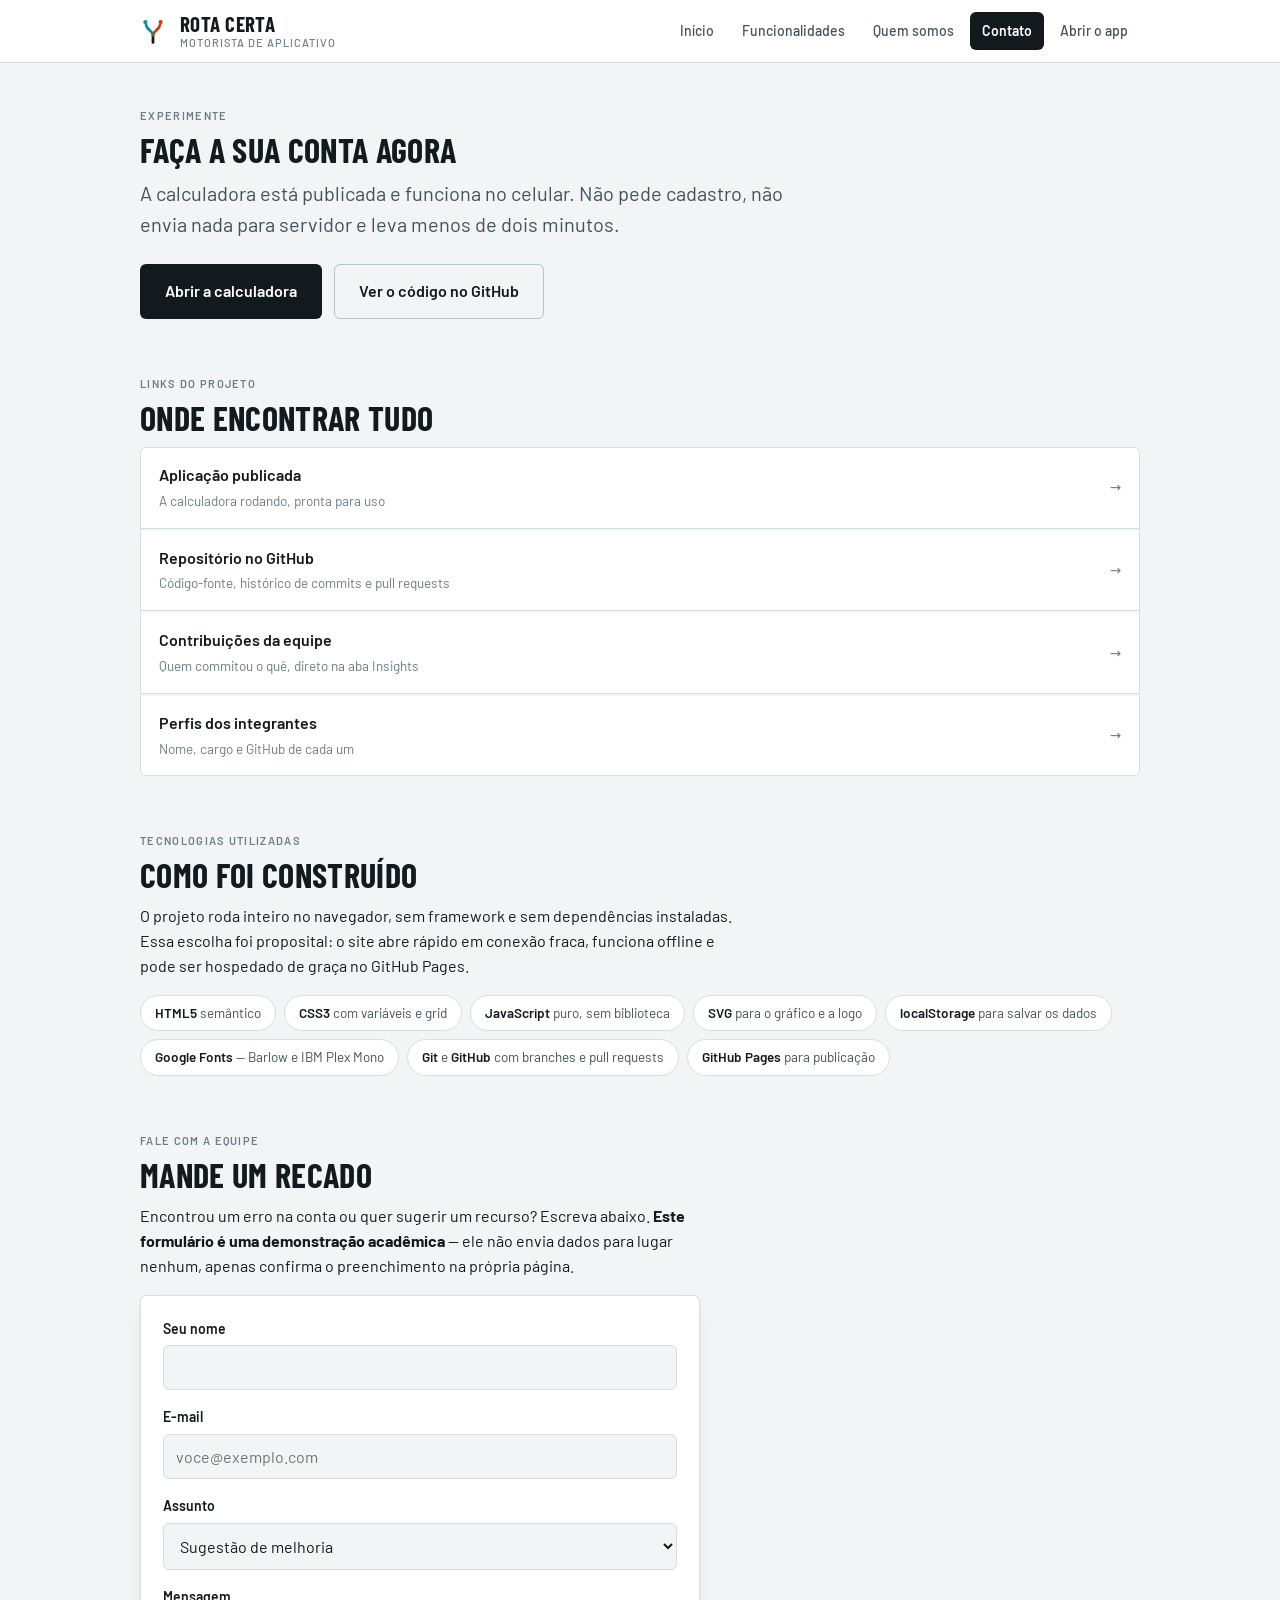
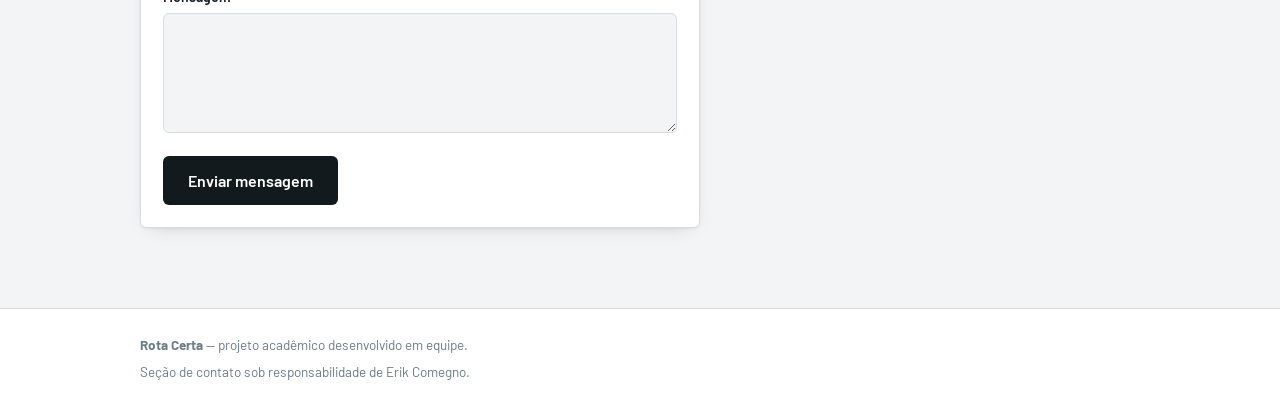
<file: contato.html>
<!doctype html>
<html lang="pt-BR">
<head>
<meta charset="utf-8">
<meta name="viewport" content="width=device-width, initial-scale=1">
<title>Contato — Rota Certa</title>
<meta name="description" content="Links de teste, repositório, tecnologias utilizadas e formulário de contato do projeto Rota Certa.">
<link rel="icon" href="assets/favicon.svg" type="image/svg+xml">
<link rel="alternate icon" href="assets/favicon.png" type="image/png">
<link rel="apple-touch-icon" href="assets/apple-touch-icon.png">
<link rel="preconnect" href="https://fonts.googleapis.com">
<link rel="preconnect" href="https://fonts.gstatic.com" crossorigin>
<link rel="stylesheet" href="https://fonts.googleapis.com/css2?family=Barlow:wght@400;500;600&family=Barlow+Condensed:wght@600;700&family=IBM+Plex+Mono:wght@500;600&display=swap">
<link rel="stylesheet" href="assets/style.css">
<style>
  .campo{margin-bottom:16px}
  .campo label{display:block; font-size:14px; font-weight:600; margin-bottom:6px}
  .campo input, .campo textarea, .campo select{
    width:100%; padding:12px; border:1px solid var(--line); border-radius:var(--r);
    background:var(--bg); color:var(--ink); font-family:inherit; font-size:16px;
  }
  .campo textarea{min-height:120px; resize:vertical}
  .campo input:focus, .campo textarea:focus, .campo select:focus{
    outline:none; border-color:var(--focus); box-shadow:0 0 0 3px var(--alugar-wash);
  }
  .recado{
    margin-top:16px; padding:13px 15px; border-radius:var(--r);
    background:var(--alugar-wash); color:var(--ink); font-size:14.5px; display:none;
  }
  .recado.on{display:block}
  .tec{display:flex; flex-wrap:wrap; gap:8px; margin:0; padding:0; list-style:none}
  .tec li{
    border:1px solid var(--line); background:var(--surface); border-radius:99px;
    padding:7px 14px; font-size:13.5px; color:var(--ink-2);
  }
  .tec li b{color:var(--ink); font-weight:600}
  .link-lista{list-style:none; margin:0; padding:0; display:grid; gap:2px;
    border:1px solid var(--line); border-radius:var(--r); overflow:hidden}
  .link-lista li{background:var(--surface); border-bottom:1px solid var(--line)}
  .link-lista li:last-child{border-bottom:0}
  .link-lista a{
    display:flex; align-items:center; gap:14px; padding:15px 18px;
    text-decoration:none; color:var(--ink);
  }
  .link-lista a:hover{background:var(--surface-2)}
  .link-lista b{display:block; font-weight:600}
  .link-lista span{color:var(--ink-3); font-size:13.5px}
  .link-lista .seta{margin-left:auto; color:var(--ink-3)}
</style>
</head>
<body>

<header class="topo">
  <div class="topo-in">
    <svg class="logo" viewBox="0 0 32 32" aria-hidden="true" fill="none" stroke-linecap="round" stroke-linejoin="round">
      <path d="M16 30V21" stroke="currentColor" stroke-width="3.4"/>
      <path d="M16 21c0-5-7-5.5-8.6-12.4" stroke="var(--alugar)" stroke-width="3.4"/>
      <path d="M16 21c0-5 7-5.5 8.6-12.4" stroke="var(--proprio)" stroke-width="3.4"/>
      <circle cx="6.6" cy="5" r="2.6" fill="var(--alugar)"/>
      <circle cx="25.4" cy="5" r="2.6" fill="var(--proprio)"/>
    </svg>
    <h1 class="marca" style="font-size:21px">Rota Certa<small>Motorista de aplicativo</small></h1>
    <nav class="nav">
      <a href="index.html">Início</a>
      <a href="funcionalidades.html">Funcionalidades</a>
      <a href="equipe.html">Quem somos</a>
      <a href="contato.html" aria-current="page">Contato</a>
      <a href="app/">Abrir o app</a>
    </nav>
  </div>
</header>

<main class="wrap">

  <!-- ================================================================
       SEÇÃO 4 — CALL TO ACTION E CONTATO
       Responsável: Erik Comegno
       ================================================================ -->
  <section class="secao">
    <p class="olho">Experimente</p>
    <h2>Faça a sua conta agora</h2>
    <p class="lead">
      A calculadora está publicada e funciona no celular. Não pede cadastro, não envia
      nada para servidor e leva menos de dois minutos.
    </p>
    <div class="botoes">
      <a class="btn" href="app/">Abrir a calculadora</a>
      <a class="btn vazio" href="https://github.com/MMarcatoRicardo/Motorista_Aplicativo" target="_blank" rel="noopener">Ver o código no GitHub</a>
    </div>
  </section>

  <section class="secao">
    <p class="olho">Links do projeto</p>
    <h2>Onde encontrar tudo</h2>
    <ul class="link-lista">
      <li>
        <a href="app/">
          <div><b>Aplicação publicada</b><span>A calculadora rodando, pronta para uso</span></div>
          <span class="seta" aria-hidden="true">→</span>
        </a>
      </li>
      <li>
        <a href="https://github.com/MMarcatoRicardo/Motorista_Aplicativo" target="_blank" rel="noopener">
          <div><b>Repositório no GitHub</b><span>Código-fonte, histórico de commits e pull requests</span></div>
          <span class="seta" aria-hidden="true">→</span>
        </a>
      </li>
      <li>
        <a href="https://github.com/MMarcatoRicardo/Motorista_Aplicativo/graphs/contributors" target="_blank" rel="noopener">
          <div><b>Contribuições da equipe</b><span>Quem commitou o quê, direto na aba Insights</span></div>
          <span class="seta" aria-hidden="true">→</span>
        </a>
      </li>
      <li>
        <a href="equipe.html">
          <div><b>Perfis dos integrantes</b><span>Nome, cargo e GitHub de cada um</span></div>
          <span class="seta" aria-hidden="true">→</span>
        </a>
      </li>
    </ul>
  </section>

  <section class="secao">
    <p class="olho">Tecnologias utilizadas</p>
    <h2>Como foi construído</h2>
    <p>
      O projeto roda inteiro no navegador, sem framework e sem dependências instaladas.
      Essa escolha foi proposital: o site abre rápido em conexão fraca, funciona offline
      e pode ser hospedado de graça no GitHub Pages.
    </p>
    <ul class="tec">
      <li><b>HTML5</b> semântico</li>
      <li><b>CSS3</b> com variáveis e grid</li>
      <li><b>JavaScript</b> puro, sem biblioteca</li>
      <li><b>SVG</b> para o gráfico e a logo</li>
      <li><b>localStorage</b> para salvar os dados</li>
      <li><b>Google Fonts</b> — Barlow e IBM Plex Mono</li>
      <li><b>Git</b> e <b>GitHub</b> com branches e pull requests</li>
      <li><b>GitHub Pages</b> para publicação</li>
    </ul>
  </section>

  <section class="secao">
    <p class="olho">Fale com a equipe</p>
    <h2>Mande um recado</h2>
    <p>
      Encontrou um erro na conta ou quer sugerir um recurso? Escreva abaixo.
      <strong>Este formulário é uma demonstração acadêmica</strong> — ele não envia dados
      para lugar nenhum, apenas confirma o preenchimento na própria página.
    </p>

    <div class="cartao" style="max-width:560px">
      <form id="form-contato" novalidate>
        <div class="campo">
          <label for="f-nome">Seu nome</label>
          <input id="f-nome" name="nome" type="text" required autocomplete="name">
        </div>
        <div class="campo">
          <label for="f-email">E-mail</label>
          <input id="f-email" name="email" type="email" required autocomplete="email" placeholder="voce@exemplo.com">
        </div>
        <div class="campo">
          <label for="f-assunto">Assunto</label>
          <select id="f-assunto" name="assunto">
            <option>Sugestão de melhoria</option>
            <option>Encontrei um erro no cálculo</option>
            <option>Dúvida sobre o resultado</option>
            <option>Outro</option>
          </select>
        </div>
        <div class="campo">
          <label for="f-msg">Mensagem</label>
          <textarea id="f-msg" name="mensagem" required></textarea>
        </div>
        <button class="btn" type="submit">Enviar mensagem</button>
        <p class="recado" id="recado" role="status"></p>
      </form>
    </div>
  </section>

</main>

<footer class="rodape">
  <div class="rodape-in">
    <p><strong>Rota Certa</strong> — projeto acadêmico desenvolvido em equipe.</p>
    <p>Seção de contato sob responsabilidade de Erik Comegno.</p>
  </div>
</footer>

<script>
  document.getElementById("form-contato").addEventListener("submit", function(ev){
    ev.preventDefault();
    var recado = document.getElementById("recado");
    var nome = document.getElementById("f-nome").value.trim();
    var email = document.getElementById("f-email").value.trim();
    var msg = document.getElementById("f-msg").value.trim();

    if (!nome || !email || !msg){
      recado.textContent = "Preencha nome, e-mail e mensagem para enviar.";
      recado.className = "recado on";
      return;
    }
    recado.textContent = "Obrigado, " + nome.split(" ")[0] +
      "! Sua mensagem foi registrada nesta demonstração. Em um sistema real ela chegaria à equipe por e-mail.";
    recado.className = "recado on";
    this.reset();
  });
</script>

</body>
</html>
</file>
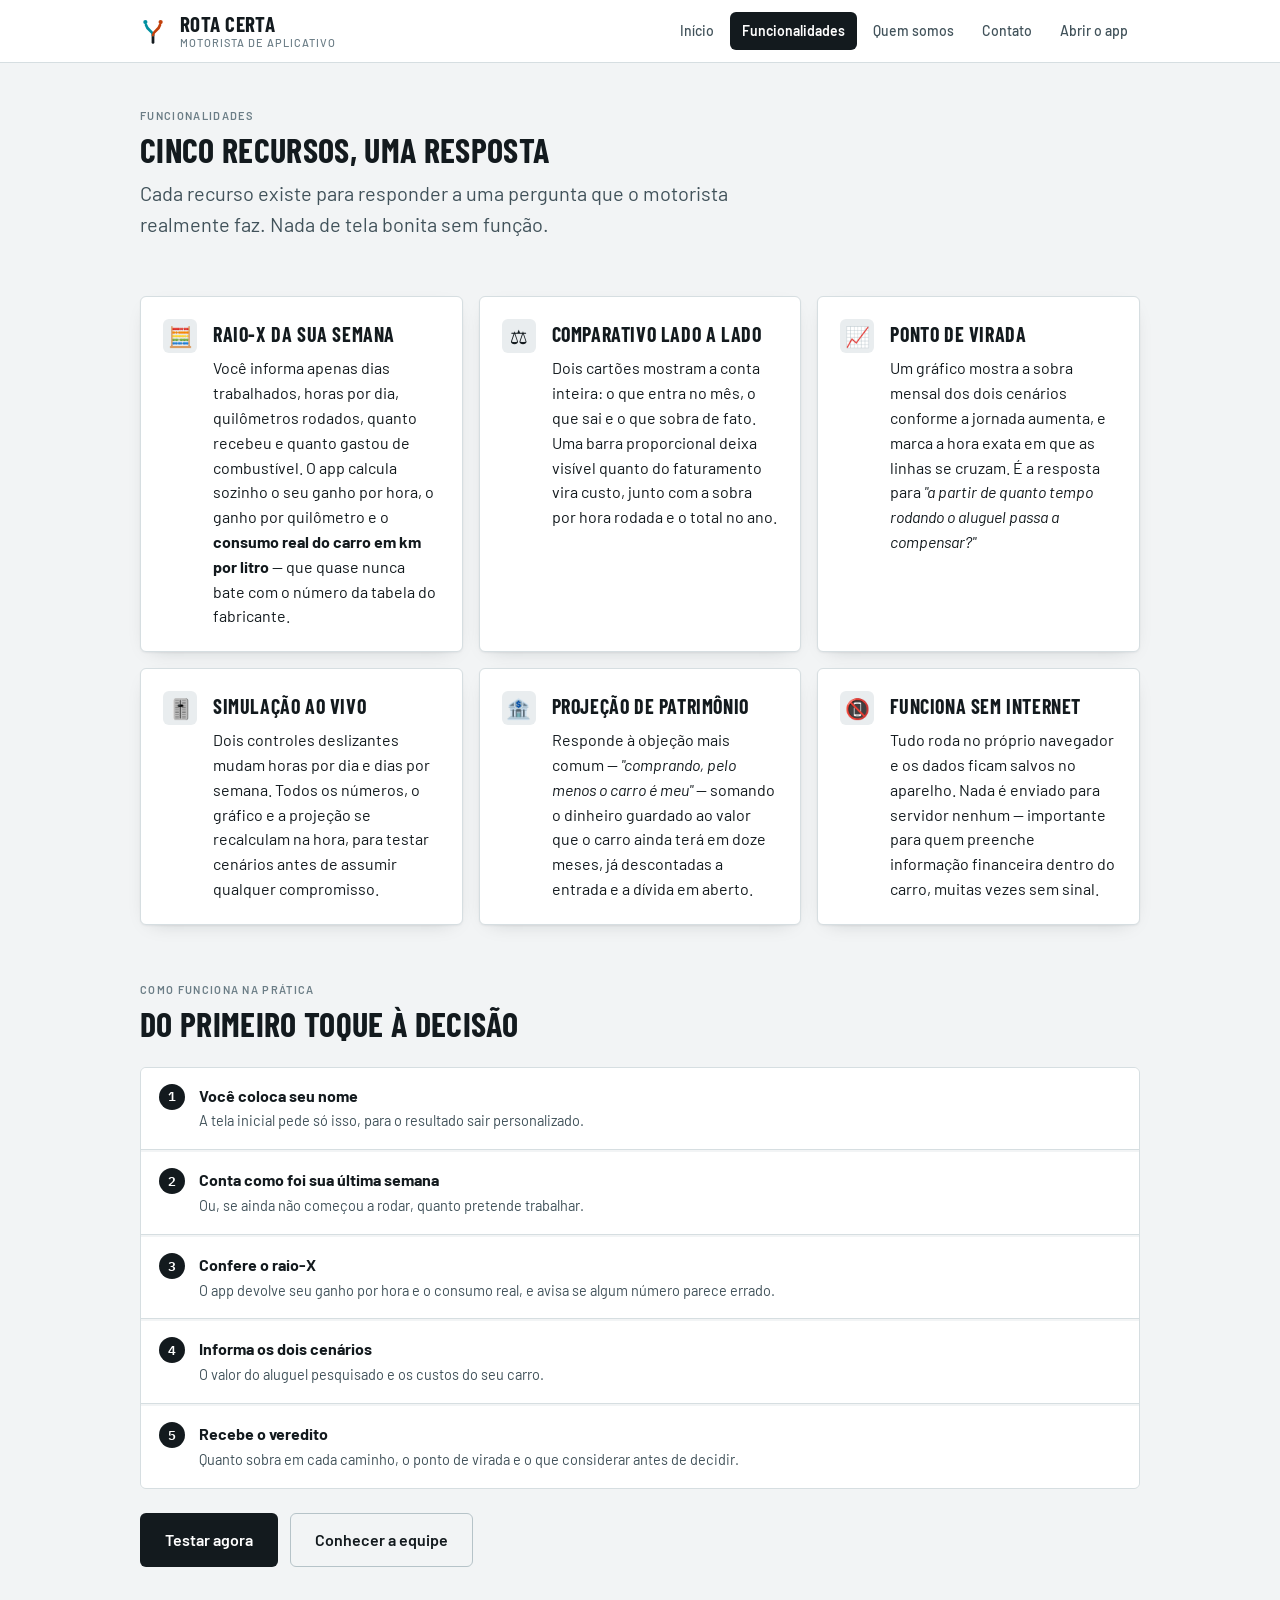
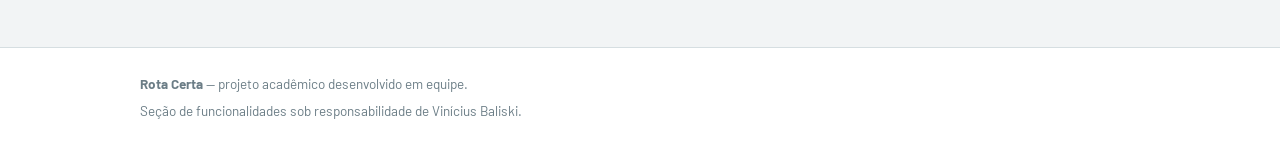
<file: funcionalidades.html>
<!doctype html>
<html lang="pt-BR">
<head>
<meta charset="utf-8">
<meta name="viewport" content="width=device-width, initial-scale=1">
<title>Funcionalidades — Rota Certa</title>
<meta name="description" content="Os cinco recursos principais da calculadora Rota Certa para motoristas de aplicativo.">
<link rel="icon" href="assets/favicon.svg" type="image/svg+xml">
<link rel="alternate icon" href="assets/favicon.png" type="image/png">
<link rel="apple-touch-icon" href="assets/apple-touch-icon.png">
<link rel="preconnect" href="https://fonts.googleapis.com">
<link rel="preconnect" href="https://fonts.gstatic.com" crossorigin>
<link rel="stylesheet" href="https://fonts.googleapis.com/css2?family=Barlow:wght@400;500;600&family=Barlow+Condensed:wght@600;700&family=IBM+Plex+Mono:wght@500;600&display=swap">
<link rel="stylesheet" href="assets/style.css">
<style>
  .recurso{display:flex; gap:16px; align-items:flex-start}
  .recurso .marcador{font-size:20px}
  .recurso h3{margin-bottom:6px}
  .recurso p{margin:0}
  .passos{list-style:none; margin:24px 0 0; padding:0; display:grid; gap:2px;
    counter-reset:passo; border:1px solid var(--line); border-radius:var(--r); overflow:hidden}
  .passos li{background:var(--surface); padding:16px 18px; display:flex; gap:14px; align-items:flex-start;
    border-bottom:1px solid var(--line)}
  .passos li:last-child{border-bottom:0}
  .passos li::before{
    counter-increment:passo; content:counter(passo);
    flex:none; width:26px; height:26px; border-radius:50%; background:var(--ink); color:var(--surface);
    display:grid; place-items:center; font-family:"IBM Plex Mono",monospace; font-size:13px; font-weight:600;
  }
  .passos b{display:block}
  .passos span{color:var(--ink-2); font-size:14.5px}
</style>
</head>
<body>

<header class="topo">
  <div class="topo-in">
    <svg class="logo" viewBox="0 0 32 32" aria-hidden="true" fill="none" stroke-linecap="round" stroke-linejoin="round">
      <path d="M16 30V21" stroke="currentColor" stroke-width="3.4"/>
      <path d="M16 21c0-5-7-5.5-8.6-12.4" stroke="var(--alugar)" stroke-width="3.4"/>
      <path d="M16 21c0-5 7-5.5 8.6-12.4" stroke="var(--proprio)" stroke-width="3.4"/>
      <circle cx="6.6" cy="5" r="2.6" fill="var(--alugar)"/>
      <circle cx="25.4" cy="5" r="2.6" fill="var(--proprio)"/>
    </svg>
    <h1 class="marca" style="font-size:21px">Rota Certa<small>Motorista de aplicativo</small></h1>
    <nav class="nav">
      <a href="index.html">Início</a>
      <a href="funcionalidades.html" aria-current="page">Funcionalidades</a>
      <a href="equipe.html">Quem somos</a>
      <a href="contato.html">Contato</a>
      <a href="app/">Abrir o app</a>
    </nav>
  </div>
</header>

<main class="wrap">

  <!-- ================================================================
       SEÇÃO 2 — FUNCIONALIDADES PRINCIPAIS
       Responsável: Vinícius Baliski
       ================================================================ -->
  <section class="secao">
    <p class="olho">Funcionalidades</p>
    <h2>Cinco recursos, uma resposta</h2>
    <p class="lead">
      Cada recurso existe para responder a uma pergunta que o motorista realmente faz.
      Nada de tela bonita sem função.
    </p>
  </section>

  <section class="secao">
    <div class="grade g2">

      <div class="cartao recurso">
        <div class="marcador" aria-hidden="true">🧮</div>
        <div>
          <h3>Raio-X da sua semana</h3>
          <p>
            Você informa apenas dias trabalhados, horas por dia, quilômetros rodados, quanto
            recebeu e quanto gastou de combustível. O app calcula sozinho o seu ganho por hora,
            o ganho por quilômetro e o <strong>consumo real do carro em km por litro</strong> —
            que quase nunca bate com o número da tabela do fabricante.
          </p>
        </div>
      </div>

      <div class="cartao recurso">
        <div class="marcador" aria-hidden="true">⚖️</div>
        <div>
          <h3>Comparativo lado a lado</h3>
          <p>
            Dois cartões mostram a conta inteira: o que entra no mês, o que sai e o que sobra
            de fato. Uma barra proporcional deixa visível quanto do faturamento vira custo,
            junto com a sobra por hora rodada e o total no ano.
          </p>
        </div>
      </div>

      <div class="cartao recurso">
        <div class="marcador" aria-hidden="true">📈</div>
        <div>
          <h3>Ponto de virada</h3>
          <p>
            Um gráfico mostra a sobra mensal dos dois cenários conforme a jornada aumenta, e
            marca a hora exata em que as linhas se cruzam. É a resposta para
            <em>"a partir de quanto tempo rodando o aluguel passa a compensar?"</em>
          </p>
        </div>
      </div>

      <div class="cartao recurso">
        <div class="marcador" aria-hidden="true">🎚️</div>
        <div>
          <h3>Simulação ao vivo</h3>
          <p>
            Dois controles deslizantes mudam horas por dia e dias por semana. Todos os números,
            o gráfico e a projeção se recalculam na hora, para testar cenários antes de assumir
            qualquer compromisso.
          </p>
        </div>
      </div>

      <div class="cartao recurso">
        <div class="marcador" aria-hidden="true">🏦</div>
        <div>
          <h3>Projeção de patrimônio</h3>
          <p>
            Responde à objeção mais comum — <em>"comprando, pelo menos o carro é meu"</em> —
            somando o dinheiro guardado ao valor que o carro ainda terá em doze meses,
            já descontadas a entrada e a dívida em aberto.
          </p>
        </div>
      </div>

      <div class="cartao recurso">
        <div class="marcador" aria-hidden="true">📵</div>
        <div>
          <h3>Funciona sem internet</h3>
          <p>
            Tudo roda no próprio navegador e os dados ficam salvos no aparelho. Nada é enviado
            para servidor nenhum — importante para quem preenche informação financeira dentro
            do carro, muitas vezes sem sinal.
          </p>
        </div>
      </div>

    </div>
  </section>

  <section class="secao">
    <p class="olho">Como funciona na prática</p>
    <h2>Do primeiro toque à decisão</h2>
    <ol class="passos">
      <li><div><b>Você coloca seu nome</b><span>A tela inicial pede só isso, para o resultado sair personalizado.</span></div></li>
      <li><div><b>Conta como foi sua última semana</b><span>Ou, se ainda não começou a rodar, quanto pretende trabalhar.</span></div></li>
      <li><div><b>Confere o raio-X</b><span>O app devolve seu ganho por hora e o consumo real, e avisa se algum número parece errado.</span></div></li>
      <li><div><b>Informa os dois cenários</b><span>O valor do aluguel pesquisado e os custos do seu carro.</span></div></li>
      <li><div><b>Recebe o veredito</b><span>Quanto sobra em cada caminho, o ponto de virada e o que considerar antes de decidir.</span></div></li>
    </ol>

    <div class="botoes">
      <a class="btn" href="app/">Testar agora</a>
      <a class="btn vazio" href="equipe.html">Conhecer a equipe</a>
    </div>
  </section>

</main>

<footer class="rodape">
  <div class="rodape-in">
    <p><strong>Rota Certa</strong> — projeto acadêmico desenvolvido em equipe.</p>
    <p>Seção de funcionalidades sob responsabilidade de Vinícius Baliski.</p>
  </div>
</footer>

</body>
</html>
</file>
<file: assets/style.css>
/* ============================================================
   Rota Certa — folha de estilo compartilhada
   Mesmos tokens da calculadora, para o site inteiro parecer
   um produto só. Editada pelo líder; as páginas apenas usam.
   ============================================================ */

:root{
  --bg:#F2F4F5;
  --surface:#FFFFFF;
  --surface-2:#E9EDEF;
  --ink:#131A1E;
  --ink-2:#41525A;
  --ink-3:#6B7D86;
  --line:#D6DEE1;
  --line-strong:#B6C3C8;

  --alugar:#0090A0;
  --proprio:#C2410C;
  --alugar-wash:rgba(0,144,160,.10);
  --proprio-wash:rgba(194,65,12,.10);

  --bom:#1E7A47;
  --alerta:#9A6206;
  --faixa:#E3B01F;
  --focus:#0090A0;

  --r:6px;
  --shadow:0 1px 2px rgba(15,25,30,.05), 0 6px 20px -12px rgba(15,25,30,.28);
}
@media (prefers-color-scheme: dark){
  :root:not([data-theme="light"]){
    --bg:#0E1418; --surface:#141B21; --surface-2:#1C252C;
    --ink:#E9EEF0; --ink-2:#AEBDC4; --ink-3:#84969E;
    --line:#26323A; --line-strong:#3A4A54;
    --alugar:#0FA3B1; --proprio:#DB7526;
    --alugar-wash:rgba(15,163,177,.14); --proprio-wash:rgba(219,117,38,.14);
    --bom:#4CAF7A; --alerta:#D8A63E; --faixa:#D8AE2E; --focus:#2FBACA;
    --shadow:0 1px 2px rgba(0,0,0,.4), 0 8px 24px -14px rgba(0,0,0,.8);
  }
}
:root[data-theme="dark"]{
  --bg:#0E1418; --surface:#141B21; --surface-2:#1C252C;
  --ink:#E9EEF0; --ink-2:#AEBDC4; --ink-3:#84969E;
  --line:#26323A; --line-strong:#3A4A54;
  --alugar:#0FA3B1; --proprio:#DB7526;
  --alugar-wash:rgba(15,163,177,.14); --proprio-wash:rgba(219,117,38,.14);
  --bom:#4CAF7A; --alerta:#D8A63E; --faixa:#D8AE2E; --focus:#2FBACA;
  --shadow:0 1px 2px rgba(0,0,0,.4), 0 8px 24px -14px rgba(0,0,0,.8);
}

*{box-sizing:border-box}
html{scroll-behavior:smooth}
body{
  margin:0; background:var(--bg); color:var(--ink);
  font-family:"Barlow","Segoe UI",system-ui,sans-serif;
  font-size:16px; line-height:1.55; -webkit-font-smoothing:antialiased;
}
img{max-width:100%}
a{color:var(--alugar)}
:focus-visible{outline:2px solid var(--focus); outline-offset:2px}

/* ---------- cabeçalho e navegação ---------- */
.topo{position:sticky; top:0; z-index:20; background:var(--surface); border-bottom:1px solid var(--line)}
.topo-in{max-width:1040px; margin:0 auto; padding:12px 20px; display:flex; align-items:center; gap:14px; flex-wrap:wrap}
.logo{width:26px; height:26px; flex:none; color:var(--ink)}
.marca{font-family:"Barlow Condensed","Barlow",sans-serif; font-weight:700; font-size:21px;
  letter-spacing:.02em; text-transform:uppercase; line-height:1; margin:0}
.marca small{display:block; font-family:"Barlow",sans-serif; font-weight:500; font-size:11px;
  letter-spacing:.09em; text-transform:uppercase; color:var(--ink-3); margin-top:3px}
.nav{margin-left:auto; display:flex; gap:4px; flex-wrap:wrap}
.nav a{
  padding:8px 12px; border-radius:var(--r); text-decoration:none;
  color:var(--ink-2); font-size:14px; font-weight:500;
}
.nav a:hover{background:var(--surface-2); color:var(--ink)}
.nav a[aria-current="page"]{background:var(--ink); color:var(--surface); font-weight:600}

/* ---------- estrutura ---------- */
.wrap{max-width:1040px; margin:0 auto; padding:44px 20px 80px}
.wrap.estreito{max-width:760px}

.olho{font-size:11px; letter-spacing:.12em; text-transform:uppercase; color:var(--ink-3); font-weight:600; margin:0 0 8px}
h1,h2,h3,h4{font-family:"Barlow Condensed","Barlow",sans-serif; font-weight:700;
  letter-spacing:.01em; text-wrap:balance; margin:0}
h1{font-size:clamp(34px,7vw,54px); line-height:1.02; margin-bottom:16px}
h2{font-size:clamp(26px,4.5vw,34px); line-height:1.08; text-transform:uppercase; margin-bottom:10px}
h3{font-size:20px; text-transform:uppercase; letter-spacing:.03em; margin-bottom:6px}
p{margin:0 0 16px; max-width:66ch}
.lead{font-size:clamp(17px,2.4vw,20px); color:var(--ink-2); max-width:60ch}
.secao{margin-top:56px}
.secao:first-of-type{margin-top:0}

/* ---------- cartões ---------- */
.cartao{background:var(--surface); border:1px solid var(--line); border-radius:var(--r);
  padding:22px; box-shadow:var(--shadow)}
.grade{display:grid; gap:16px}
.g2{grid-template-columns:repeat(auto-fit,minmax(280px,1fr))}
.g3{grid-template-columns:repeat(auto-fit,minmax(240px,1fr))}

/* ---------- botões ---------- */
.btn{
  display:inline-block; padding:14px 24px; border-radius:var(--r); border:1px solid transparent;
  background:var(--ink); color:var(--surface); text-decoration:none;
  font-weight:600; font-size:16px; cursor:pointer; font-family:inherit;
}
.btn:hover{opacity:.9}
.btn.vazio{background:none; border-color:var(--line-strong); color:var(--ink)}
.btn.vazio:hover{background:var(--surface-2); opacity:1}
.botoes{display:flex; gap:12px; flex-wrap:wrap; margin-top:24px}

/* ---------- números e destaques ---------- */
.num{font-family:"IBM Plex Mono",ui-monospace,monospace; font-variant-numeric:tabular-nums}
.selo{
  display:inline-flex; align-items:center; gap:7px; padding:5px 12px; border-radius:99px;
  background:var(--alugar-wash); color:var(--alugar); font-size:11.5px; font-weight:600;
  letter-spacing:.08em; text-transform:uppercase; margin-bottom:16px;
}
.marcador{
  flex:none; width:34px; height:34px; border-radius:var(--r);
  background:var(--surface-2); display:grid; place-items:center; font-size:17px;
}
.nota{border-left:3px solid var(--line-strong); padding:4px 0 4px 14px; color:var(--ink-2); font-size:14.5px}

/* ---------- tabelas ---------- */
.tab-cx{overflow-x:auto}
table{width:100%; border-collapse:collapse; font-size:14.5px; min-width:420px}
th,td{padding:11px 12px; text-align:left; border-bottom:1px solid var(--line)}
thead th{font-size:11px; letter-spacing:.08em; text-transform:uppercase; color:var(--ink-3);
  font-weight:600; border-bottom:1px solid var(--line-strong)}

/* ---------- rodapé ---------- */
.rodape{border-top:1px solid var(--line); background:var(--surface)}
.rodape-in{max-width:1040px; margin:0 auto; padding:26px 20px; color:var(--ink-3); font-size:13.5px}
.rodape-in p{margin:0 0 6px; max-width:none}

@media (prefers-reduced-motion: reduce){
  html{scroll-behavior:auto}
  *{transition:none !important; animation:none !important}
}
</file>
